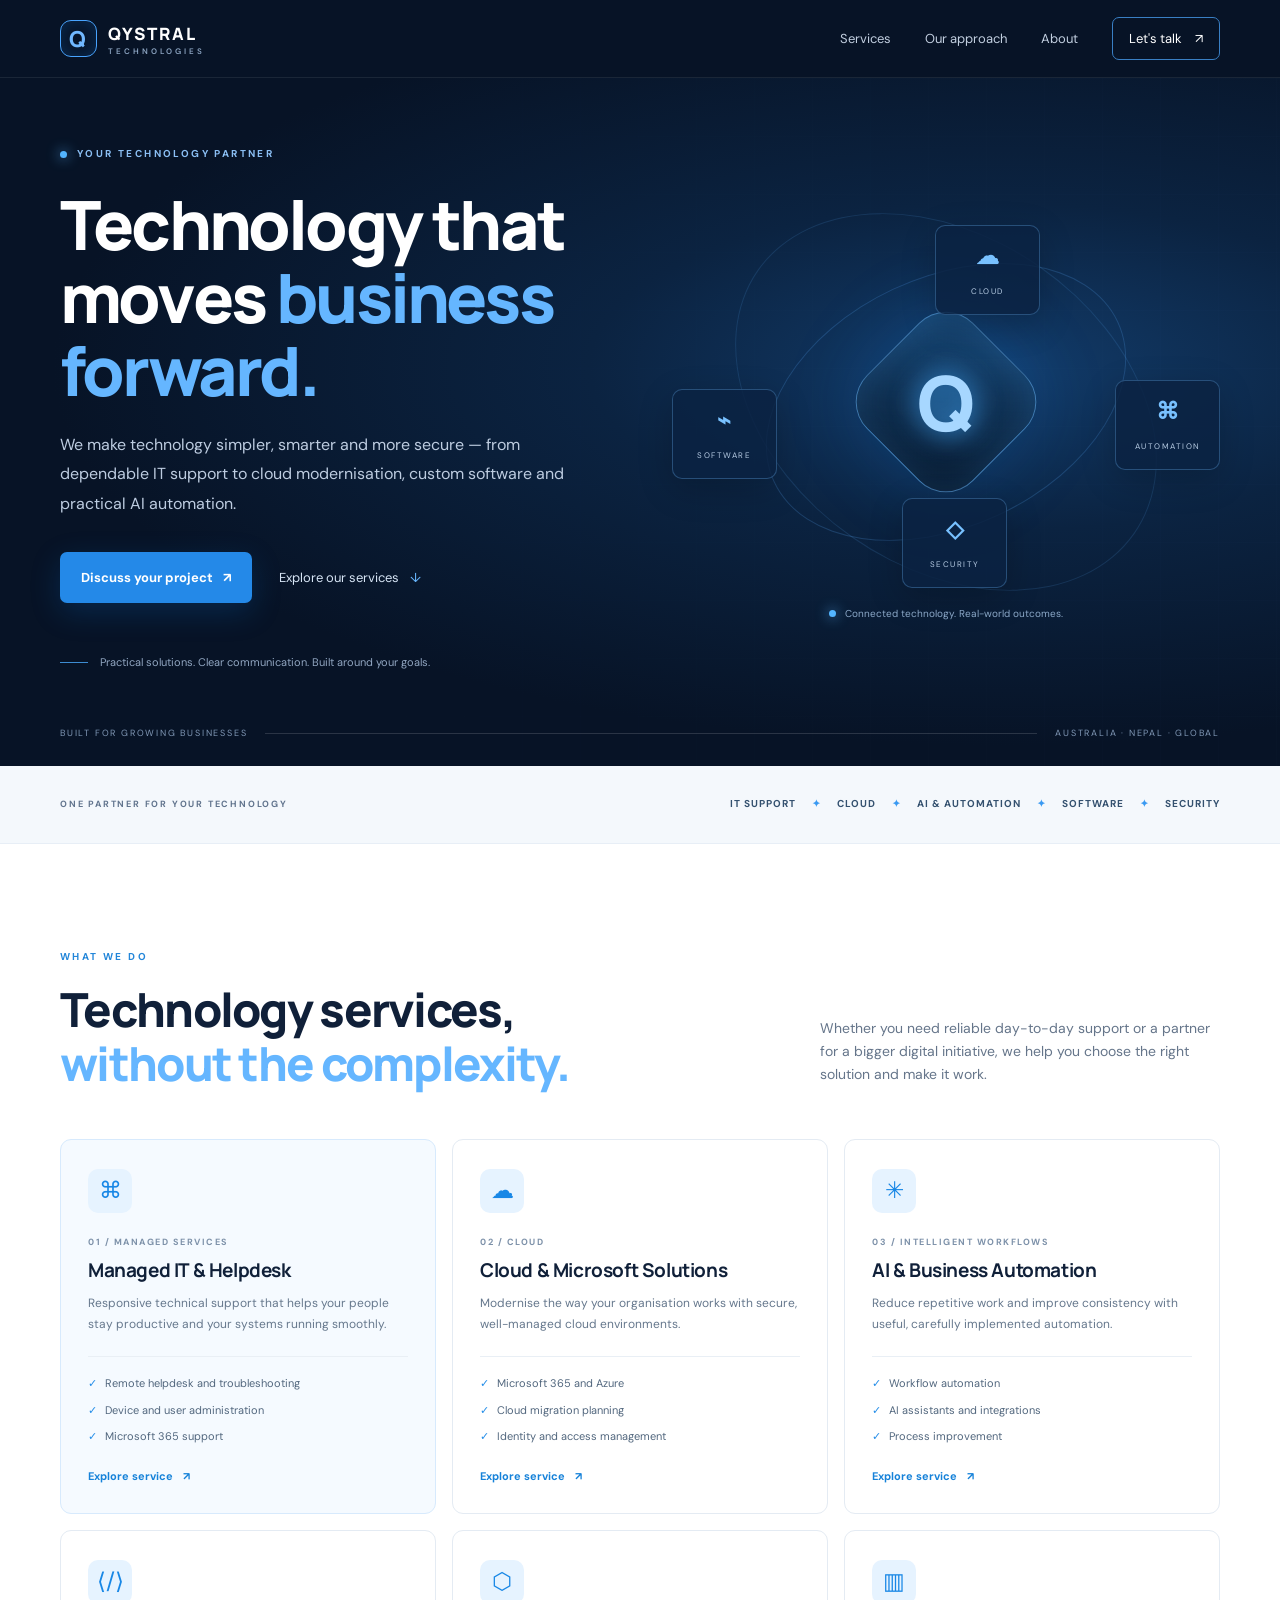
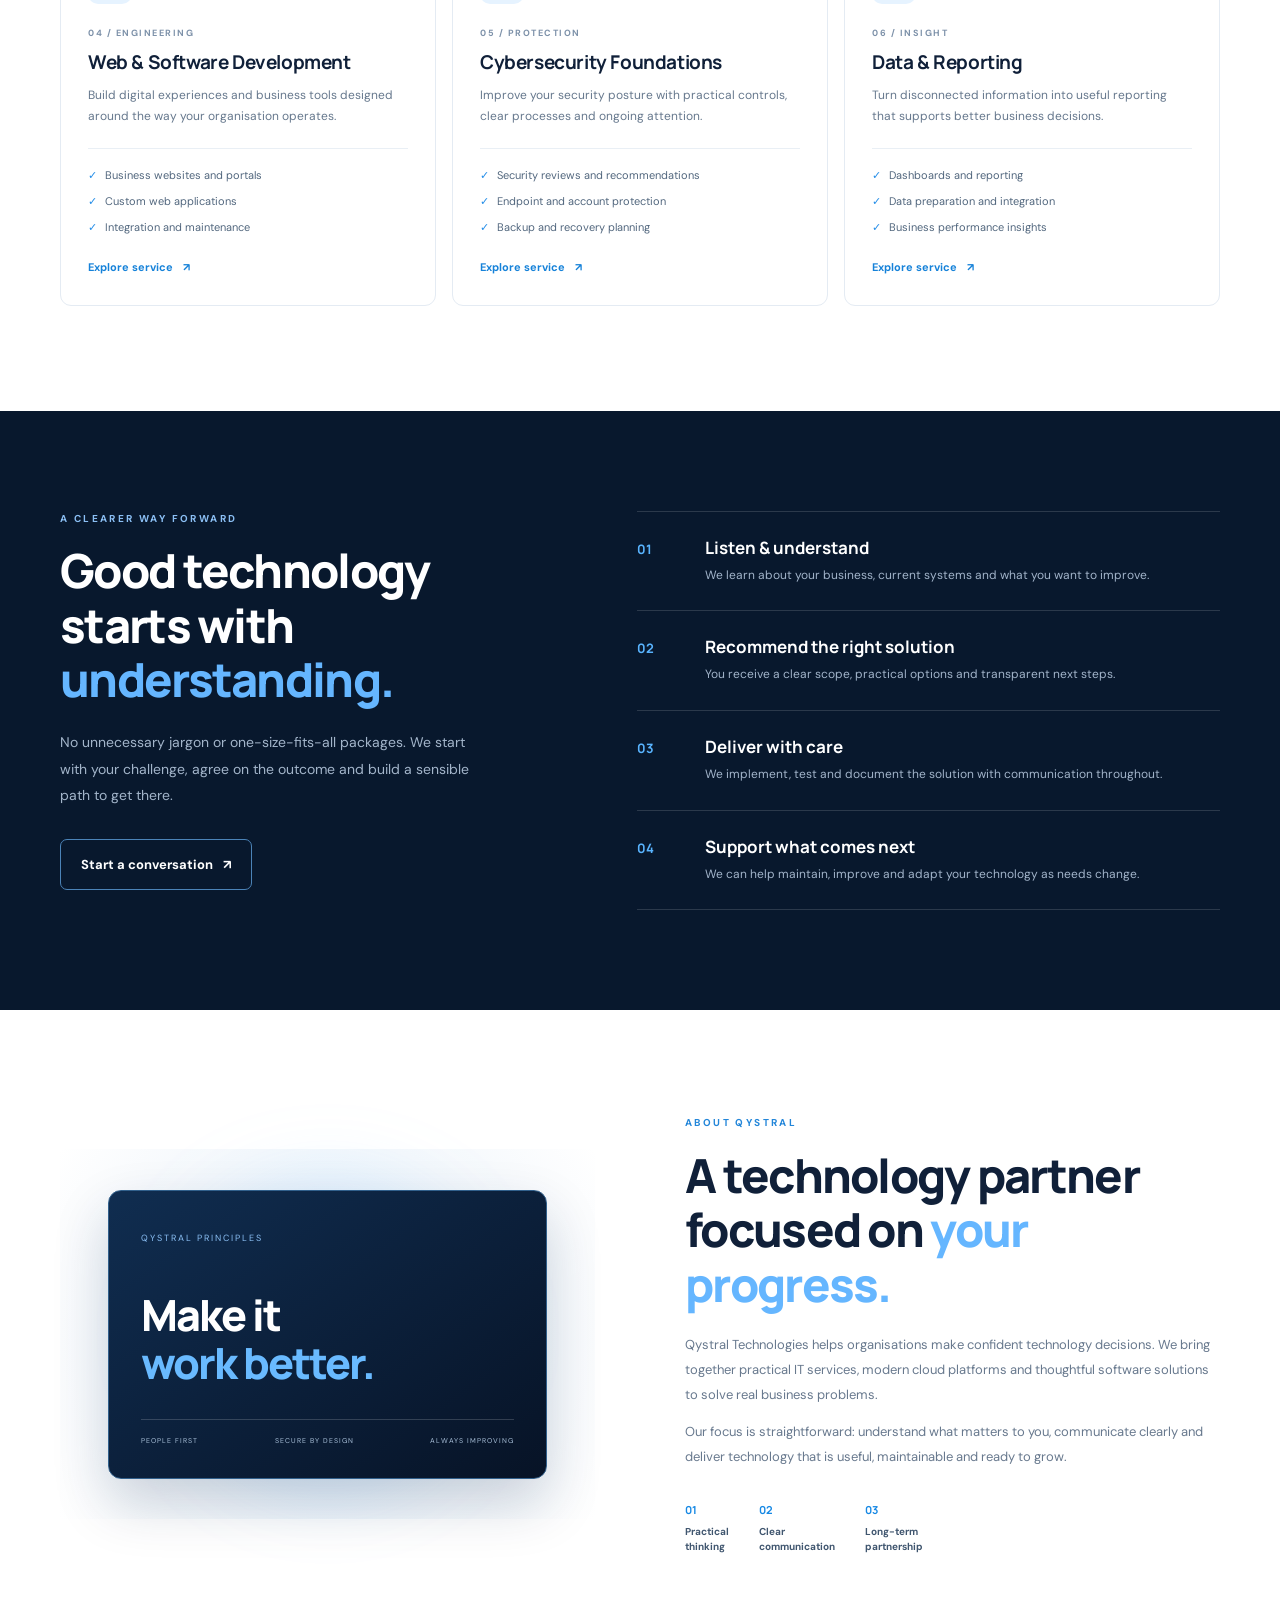
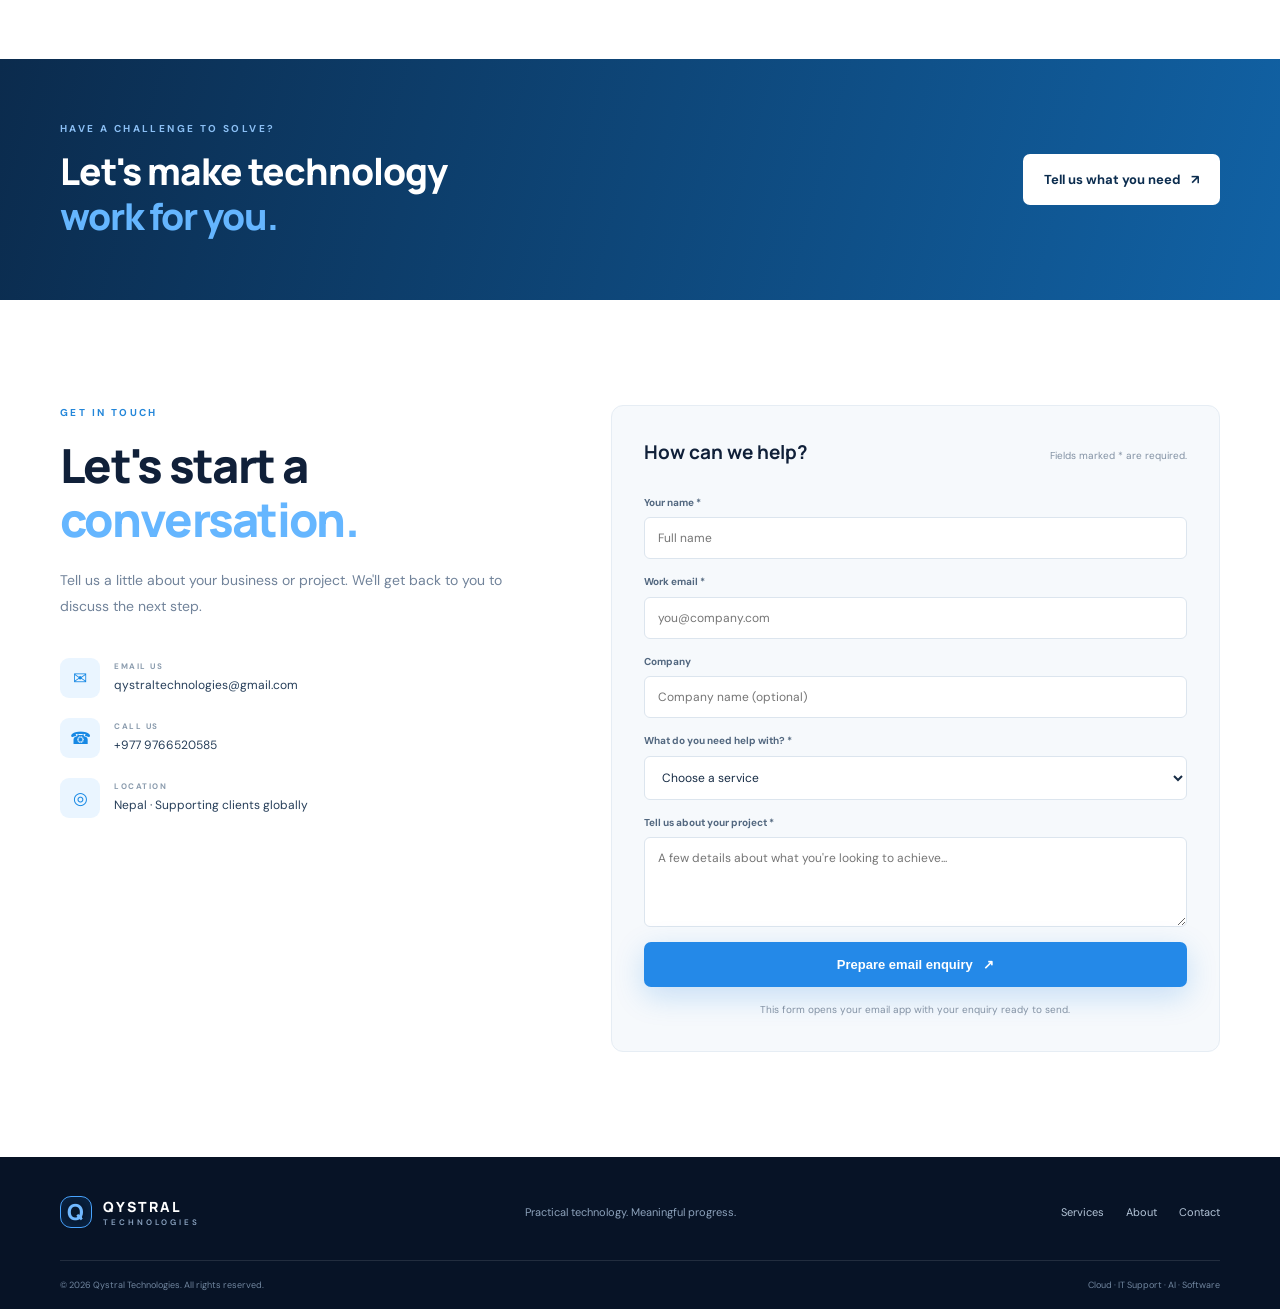
<file: index.html>
<!doctype html>
<html lang="en">
<head>
  <meta charset="utf-8">
  <meta name="viewport" content="width=device-width, initial-scale=1">
  <meta name="description" content="Qystral Technologies helps growing businesses with managed IT support, Microsoft cloud services, AI automation and custom software.">
  <meta name="theme-color" content="#071326">
  <title>Qystral Technologies | Technology that moves business forward</title>
  <link rel="preconnect" href="https://fonts.googleapis.com">
  <link rel="preconnect" href="https://fonts.gstatic.com" crossorigin>
  <link href="https://fonts.googleapis.com/css2?family=DM+Sans:wght@400;500;600;700&family=Manrope:wght@400;500;600;700;800&display=swap" rel="stylesheet">
  <link rel="stylesheet" href="styles.css">
</head>
<body>
<header class="site-header">
  <div class="container nav-wrap">
    <a class="brand" href="#home" aria-label="Qystral Technologies home">
      <span class="brand-mark">Q</span><span>QYSTRAL<span class="brand-sub">TECHNOLOGIES</span></span>
    </a>
    <button class="menu-toggle" aria-label="Open navigation" aria-expanded="false">☰</button>
    <nav class="nav-links" aria-label="Main navigation">
      <a href="#services">Services</a><a href="our-approach.html">Our approach</a><a href="about.html">About</a><a href="contact.html" class="nav-cta">Let's talk <span>↗</span></a>
    </nav>
  </div>
</header>

<main>
<section class="hero" id="home">
  <div class="hero-grid"></div>
  <div class="container hero-inner">
    <div class="hero-copy">
      <div class="eyebrow"><span class="pulse"></span> YOUR TECHNOLOGY PARTNER</div>
      <h1>Technology that moves <span>business forward.</span></h1>
      <p class="hero-lead">We make technology simpler, smarter and more secure — from dependable IT support to cloud modernisation, custom software and practical AI automation.</p>
      <div class="hero-actions"><a class="button button-primary" href="#contact">Discuss your project <span>↗</span></a><a class="text-link" href="#services">Explore our services <span>↓</span></a></div>
      <div class="hero-note"><span class="note-line"></span> Practical solutions. Clear communication. Built around your goals.</div>
    </div>
    <div class="hero-art" aria-label="Abstract digital network illustration">
      <div class="orbit orbit-one"></div><div class="orbit orbit-two"></div>
      <div class="core"><div class="core-inner">Q</div></div>
      <div class="node node-a"><b>☁</b><small>CLOUD</small></div>
      <div class="node node-b"><b>⌘</b><small>AUTOMATION</small></div>
      <div class="node node-c"><b>◇</b><small>SECURITY</small></div>
      <div class="node node-d"><b>⌁</b><small>SOFTWARE</small></div>
      <div class="art-caption"><span class="caption-dot"></span> Connected technology. Real-world outcomes.</div>
    </div>
  </div>
  <div class="container hero-bottom"><span>BUILT FOR GROWING BUSINESSES</span><span class="hero-bottom-line"></span><span>AUSTRALIA · NEPAL · GLOBAL</span></div>
</section>

<section class="trust-strip">
  <div class="container strip-inner"><span>ONE PARTNER FOR YOUR TECHNOLOGY</span><div>IT SUPPORT <i>✦</i> CLOUD <i>✦</i> AI & AUTOMATION <i>✦</i> SOFTWARE <i>✦</i> SECURITY</div></div>
</section>

<section class="section" id="services">
  <div class="container">
    <div class="section-heading">
      <div><div class="eyebrow blue-eyebrow">WHAT WE DO</div><h2>Technology services,<br><span>without the complexity.</span></h2></div>
      <p>Whether you need reliable day-to-day support or a partner for a bigger digital initiative, we help you choose the right solution and make it work.</p>
    </div>
    <div class="service-grid">
      <article class="service-card featured"><div class="service-icon">⌘</div><div class="card-kicker">01 / MANAGED SERVICES</div><h3><a href="managed-it-support.html">Managed IT & Helpdesk</a></h3><p>Responsive technical support that helps your people stay productive and your systems running smoothly.</p><ul><li>Remote helpdesk and troubleshooting</li><li>Device and user administration</li><li>Microsoft 365 support</li></ul><a href="managed-it-support.html" class="card-link">Explore service <span>↗</span></a></article>
      <article class="service-card"><div class="service-icon">☁</div><div class="card-kicker">02 / CLOUD</div><h3><a href="cloud-microsoft-solutions.html">Cloud & Microsoft Solutions</a></h3><p>Modernise the way your organisation works with secure, well-managed cloud environments.</p><ul><li>Microsoft 365 and Azure</li><li>Cloud migration planning</li><li>Identity and access management</li></ul><a href="cloud-microsoft-solutions.html" class="card-link">Explore service <span>↗</span></a></article>
      <article class="service-card"><div class="service-icon">✳</div><div class="card-kicker">03 / INTELLIGENT WORKFLOWS</div><h3><a href="ai-business-automation.html">AI & Business Automation</a></h3><p>Reduce repetitive work and improve consistency with useful, carefully implemented automation.</p><ul><li>Workflow automation</li><li>AI assistants and integrations</li><li>Process improvement</li></ul><a href="ai-business-automation.html" class="card-link">Explore service <span>↗</span></a></article>
      <article class="service-card"><div class="service-icon">⟨/⟩</div><div class="card-kicker">04 / ENGINEERING</div><h3><a href="web-software-development.html">Web & Software Development</a></h3><p>Build digital experiences and business tools designed around the way your organisation operates.</p><ul><li>Business websites and portals</li><li>Custom web applications</li><li>Integration and maintenance</li></ul><a href="web-software-development.html" class="card-link">Explore service <span>↗</span></a></article>
      <article class="service-card"><div class="service-icon">⬡</div><div class="card-kicker">05 / PROTECTION</div><h3><a href="cybersecurity.html">Cybersecurity Foundations</a></h3><p>Improve your security posture with practical controls, clear processes and ongoing attention.</p><ul><li>Security reviews and recommendations</li><li>Endpoint and account protection</li><li>Backup and recovery planning</li></ul><a href="cybersecurity.html" class="card-link">Explore service <span>↗</span></a></article>
      <article class="service-card"><div class="service-icon">▥</div><div class="card-kicker">06 / INSIGHT</div><h3><a href="data-reporting.html">Data & Reporting</a></h3><p>Turn disconnected information into useful reporting that supports better business decisions.</p><ul><li>Dashboards and reporting</li><li>Data preparation and integration</li><li>Business performance insights</li></ul><a href="data-reporting.html" class="card-link">Explore service <span>↗</span></a></article>
    </div>
  </div>
</section>

<section class="approach-section" id="approach">
  <div class="container approach-layout">
    <div><div class="eyebrow">A CLEARER WAY FORWARD</div><h2>Good technology starts with <span>understanding.</span></h2><p class="muted">No unnecessary jargon or one-size-fits-all packages. We start with your challenge, agree on the outcome and build a sensible path to get there.</p><a class="button button-outline" href="#contact">Start a conversation <span>↗</span></a></div>
    <div class="steps">
      <div class="step"><span>01</span><div><h3>Listen & understand</h3><p>We learn about your business, current systems and what you want to improve.</p></div></div>
      <div class="step"><span>02</span><div><h3>Recommend the right solution</h3><p>You receive a clear scope, practical options and transparent next steps.</p></div></div>
      <div class="step"><span>03</span><div><h3>Deliver with care</h3><p>We implement, test and document the solution with communication throughout.</p></div></div>
      <div class="step"><span>04</span><div><h3>Support what comes next</h3><p>We can help maintain, improve and adapt your technology as needs change.</p></div></div>
    </div>
  </div>
</section>

<section class="about-section section" id="about">
  <div class="container about-layout">
    <div class="about-visual"><div class="visual-glow"></div><div class="visual-panel"><span class="visual-label">QYSTRAL PRINCIPLES</span><div class="visual-big">Make it<br><em>work better.</em></div><div class="visual-rule"></div><div class="visual-foot"><span>PEOPLE FIRST</span><span>SECURE BY DESIGN</span><span>ALWAYS IMPROVING</span></div></div></div>
    <div class="about-copy"><div class="eyebrow blue-eyebrow">ABOUT QYSTRAL</div><h2>A technology partner focused on <span>your progress.</span></h2><p>Qystral Technologies helps organisations make confident technology decisions. We bring together practical IT services, modern cloud platforms and thoughtful software solutions to solve real business problems.</p><p>Our focus is straightforward: understand what matters to you, communicate clearly and deliver technology that is useful, maintainable and ready to grow.</p><div class="values"><div><b>01</b><span>Practical<br>thinking</span></div><div><b>02</b><span>Clear<br>communication</span></div><div><b>03</b><span>Long-term<br>partnership</span></div></div></div>
  </div>
</section>

<section class="cta-band"><div class="container cta-inner"><div><div class="eyebrow">HAVE A CHALLENGE TO SOLVE?</div><h2>Let's make technology<br><span>work for you.</span></h2></div><a class="button button-light" href="#contact">Tell us what you need <span>↗</span></a></div></section>

<section class="contact-section section" id="contact">
  <div class="container contact-layout">
    <div><div class="eyebrow blue-eyebrow">GET IN TOUCH</div><h2>Let's start a <span>conversation.</span></h2><p class="muted">Tell us a little about your business or project. We'll get back to you to discuss the next step.</p>
      <div class="contact-details"><a href="mailto:qystraltechnologies@gmail.com"><span class="detail-icon">✉</span><span><small>EMAIL US</small>qystraltechnologies@gmail.com</span></a><a href="tel:+9779766520585"><span class="detail-icon">☎</span><span><small>CALL US</small>+977 9766520585</span></a><div><span class="detail-icon">◎</span><span><small>LOCATION</small>Nepal · Supporting clients globally</span></div></div>
    </div>
    <form class="contact-form" id="contactForm">
      <div class="form-heading"><h3>How can we help?</h3><p>Fields marked * are required.</p></div>
      <label>Your name *<input name="name" autocomplete="name" required placeholder="Full name"></label>
      <label>Work email *<input name="email" type="email" autocomplete="email" required placeholder="you@company.com"></label>
      <label>Company<input name="company" autocomplete="organization" placeholder="Company name (optional)"></label>
      <label>What do you need help with? *<select name="service" required><option value="">Choose a service</option><option>Managed IT & Helpdesk</option><option>Cloud & Microsoft Solutions</option><option>AI & Business Automation</option><option>Web & Software Development</option><option>Cybersecurity</option><option>Data & Reporting</option><option>Something else</option></select></label>
      <label>Tell us about your project *<textarea name="message" rows="4" required placeholder="A few details about what you're looking to achieve..."></textarea></label>
      <button class="button button-primary submit-button" type="submit">Prepare email enquiry <span>↗</span></button>
      <p class="form-note">This form opens your email app with your enquiry ready to send.</p>
    </form>
  </div>
</section>
</main>

<footer class="site-footer"><div class="container footer-main"><a class="brand footer-brand" href="#home"><span class="brand-mark">Q</span><span>QYSTRAL<span class="brand-sub">TECHNOLOGIES</span></span></a><p>Practical technology. Meaningful progress.</p><div class="footer-links"><a href="#services">Services</a><a href="about.html">About</a><a href="contact.html">Contact</a></div></div><div class="container footer-bottom"><span>© <span id="year"></span> Qystral Technologies. All rights reserved.</span><span>Cloud · IT Support · AI · Software</span></div></footer>
<script src="script.js"></script>
</body>
</html>
</file>
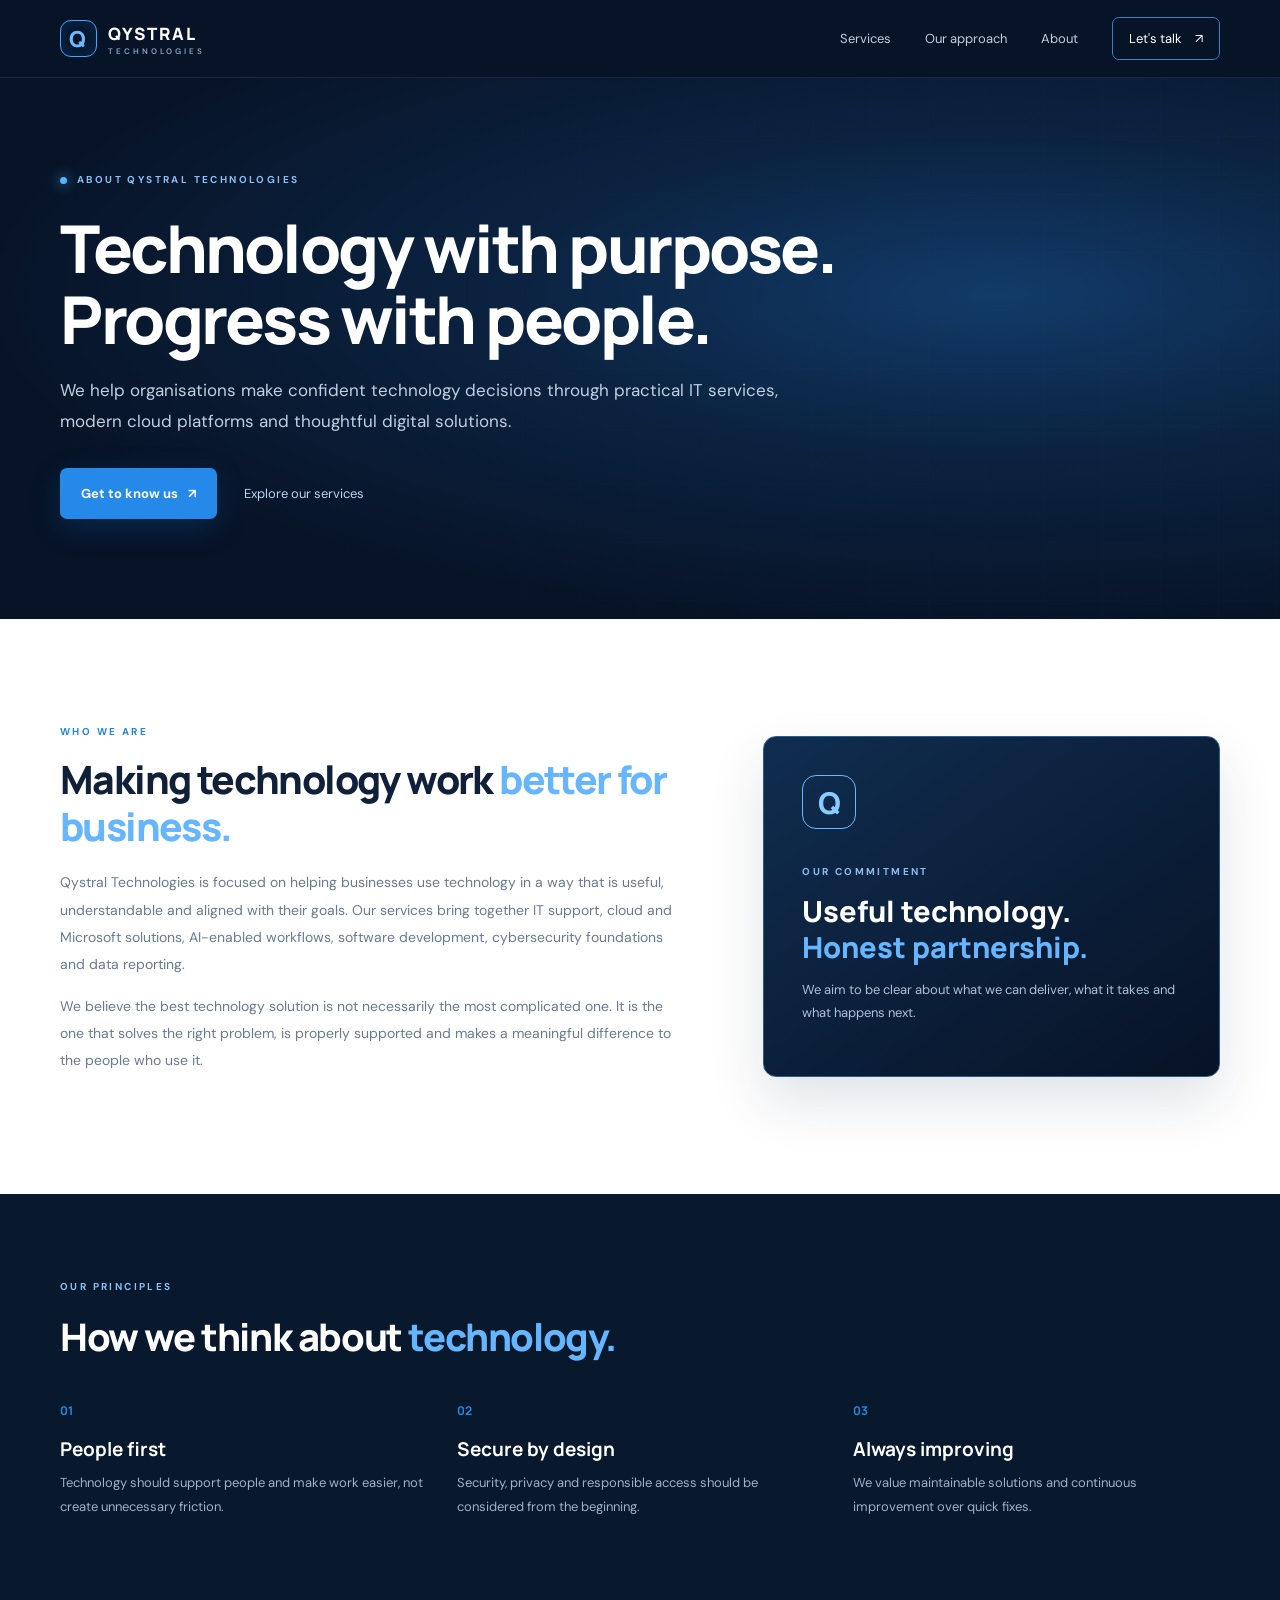
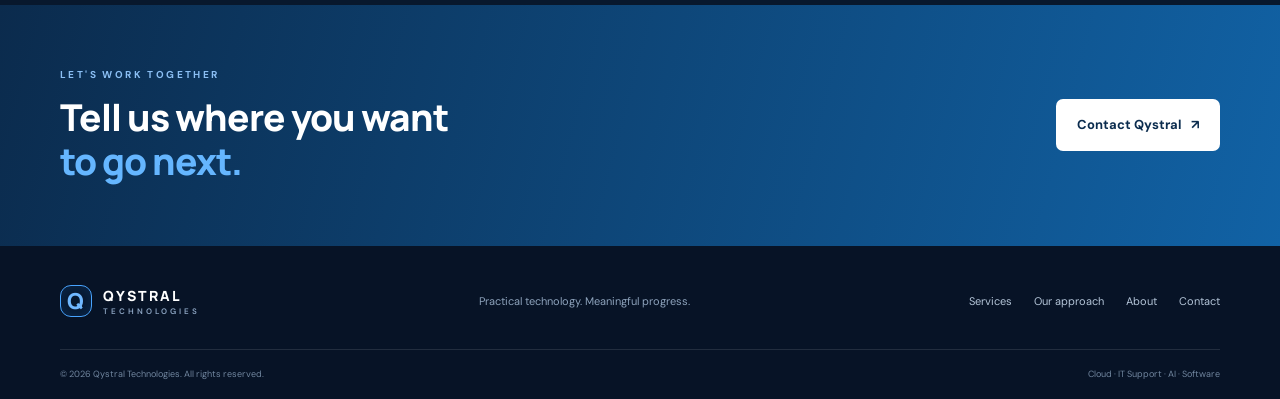
<file: about.html>
<!doctype html><html lang="en"><head><meta charset="utf-8"><meta name="viewport" content="width=device-width, initial-scale=1">
<meta name="description" content="Learn about Qystral Technologies and our practical approach to IT, cloud, AI and software."><meta name="theme-color" content="#071326"><title>About Qystral | Qystral Technologies</title>
<link rel="preconnect" href="https://fonts.googleapis.com"><link rel="preconnect" href="https://fonts.gstatic.com" crossorigin>
<link href="https://fonts.googleapis.com/css2?family=DM+Sans:wght@400;500;600;700&family=Manrope:wght@400;500;600;700;800&display=swap" rel="stylesheet">
<link rel="stylesheet" href="styles.css"><link rel="stylesheet" href="service-pages.css"><link rel="stylesheet" href="standalone-pages.css"></head><body><header class="site-header"><div class="container nav-wrap">
<a class="brand" href="index.html"><span class="brand-mark">Q</span><span>QYSTRAL<span class="brand-sub">TECHNOLOGIES</span></span></a>
<button class="menu-toggle" aria-label="Open navigation" aria-expanded="false">☰</button>
<nav class="nav-links" aria-label="Main navigation"><a href="index.html#services">Services</a><a href="our-approach.html">Our approach</a><a href="about.html">About</a><a href="contact.html" class="nav-cta">Let's talk <span>↗</span></a></nav>
</div></header>
<main><section class="service-hero"><div class="container service-hero-inner"><div class="eyebrow"><span class="pulse"></span> ABOUT QYSTRAL TECHNOLOGIES</div><h1>Technology with purpose. Progress with people.</h1><p>We help organisations make confident technology decisions through practical IT services, modern cloud platforms and thoughtful digital solutions.</p><div class="hero-actions"><a class="button button-primary" href="contact.html">Get to know us <span>↗</span></a><a class="text-link" href="index.html#services">Explore our services</a></div></div></section>
<section class="section"><div class="container about-page-layout"><div><div class="eyebrow blue-eyebrow">WHO WE ARE</div><h2>Making technology work <span>better for business.</span></h2><p>Qystral Technologies is focused on helping businesses use technology in a way that is useful, understandable and aligned with their goals. Our services bring together IT support, cloud and Microsoft solutions, AI-enabled workflows, software development, cybersecurity foundations and data reporting.</p><p>We believe the best technology solution is not necessarily the most complicated one. It is the one that solves the right problem, is properly supported and makes a meaningful difference to the people who use it.</p></div><div class="about-promise"><div class="promise-mark">Q</div><div class="eyebrow">OUR COMMITMENT</div><h3>Useful technology.<br><span>Honest partnership.</span></h3><p>We aim to be clear about what we can deliver, what it takes and what happens next.</p></div></div></section>
<section class="about-principles"><div class="container"><div class="eyebrow">OUR PRINCIPLES</div><h2>How we think about <span>technology.</span></h2><div class="value-grid"><div><b>01</b><h3>People first</h3><p>Technology should support people and make work easier, not create unnecessary friction.</p></div><div><b>02</b><h3>Secure by design</h3><p>Security, privacy and responsible access should be considered from the beginning.</p></div><div><b>03</b><h3>Always improving</h3><p>We value maintainable solutions and continuous improvement over quick fixes.</p></div></div></div></section>
<section class="cta-band"><div class="container cta-inner"><div><div class="eyebrow">LET'S WORK TOGETHER</div><h2>Tell us where you want<br><span>to go next.</span></h2></div><a class="button button-light" href="contact.html">Contact Qystral <span>↗</span></a></div></section></main><footer class="site-footer"><div class="container footer-main"><a class="brand footer-brand" href="index.html"><span class="brand-mark">Q</span><span>QYSTRAL<span class="brand-sub">TECHNOLOGIES</span></span></a><p>Practical technology. Meaningful progress.</p><div class="footer-links"><a href="index.html#services">Services</a><a href="our-approach.html">Our approach</a><a href="about.html">About</a><a href="contact.html">Contact</a></div></div><div class="container footer-bottom"><span>© <span id="year"></span> Qystral Technologies. All rights reserved.</span><span>Cloud · IT Support · AI · Software</span></div></footer><script src="script.js"></script></body></html>
</file>
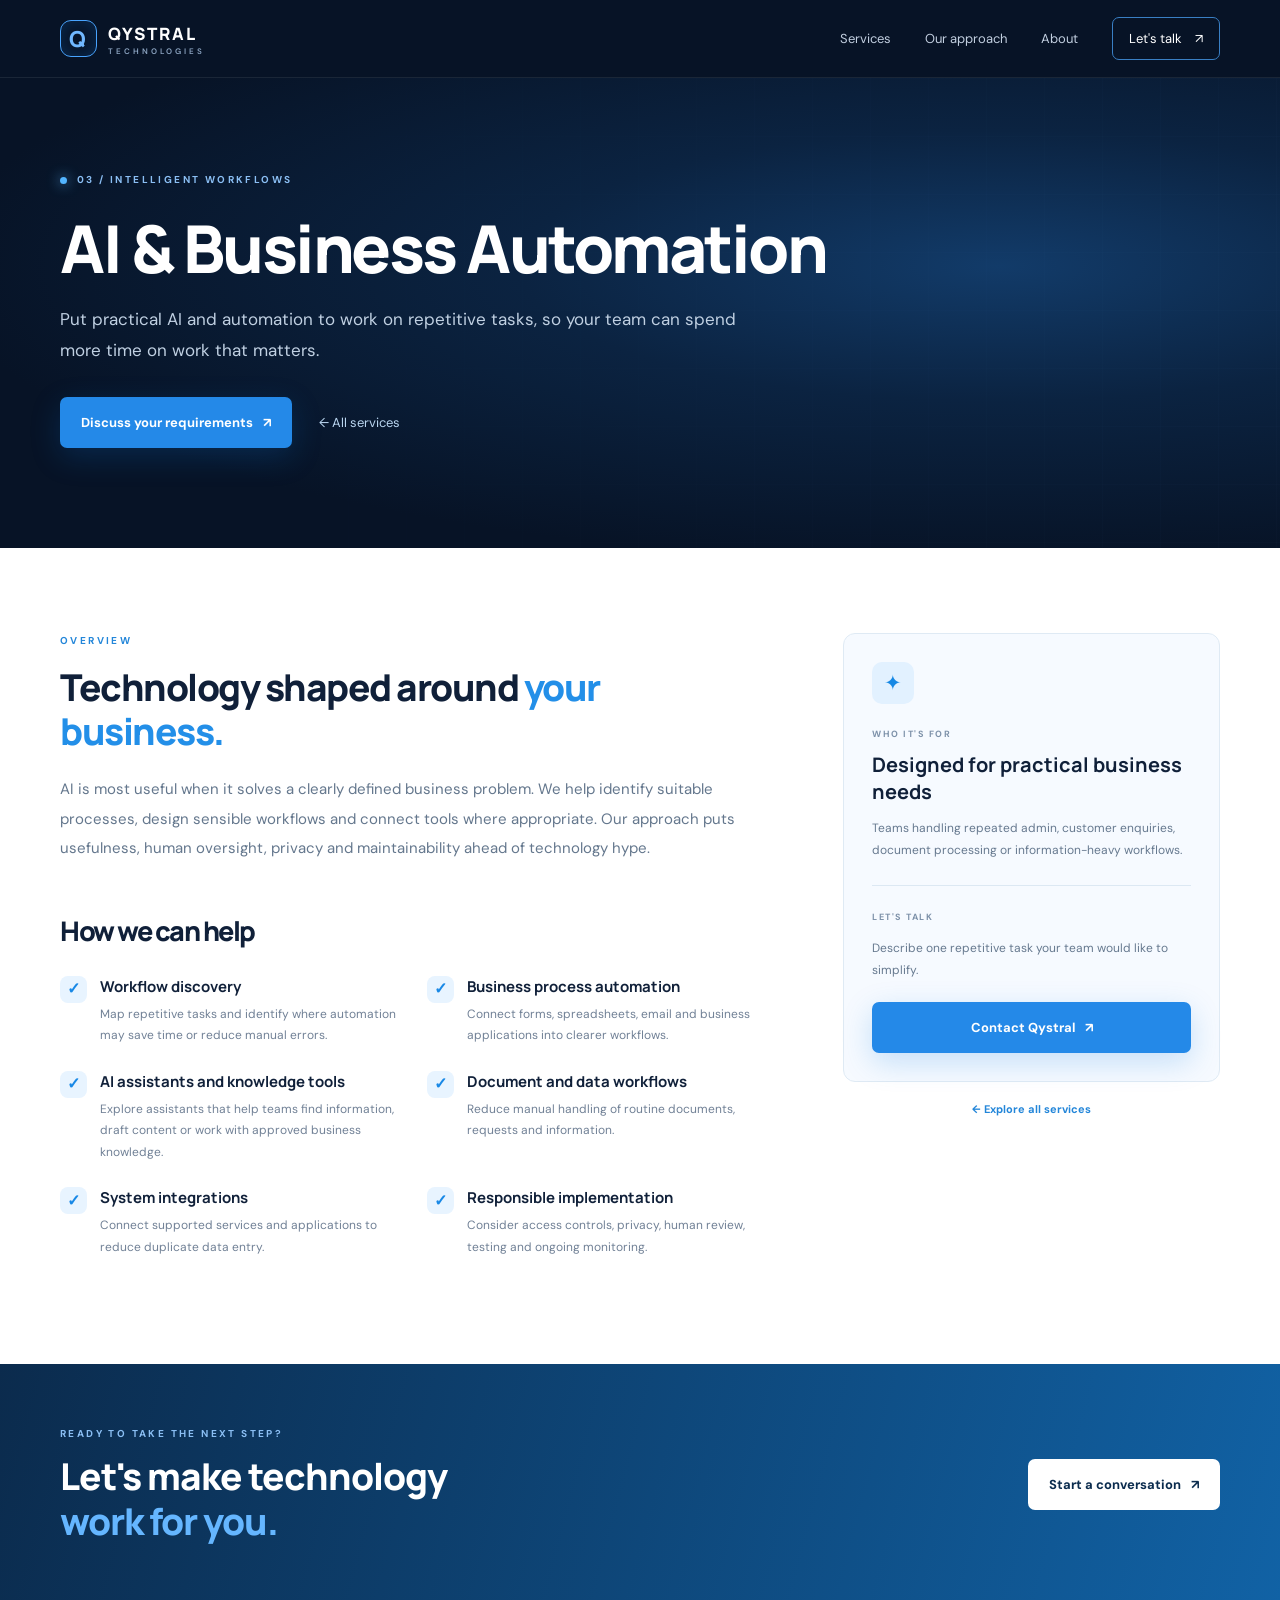
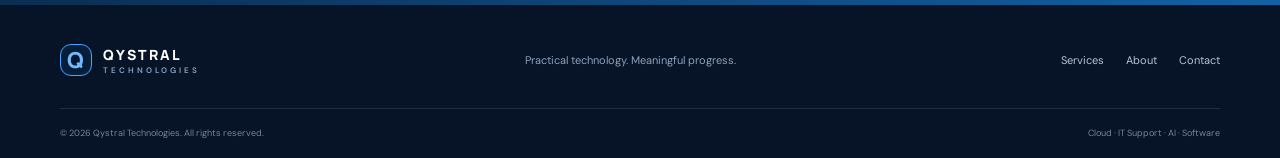
<file: ai-business-automation.html>
<!doctype html>
<html lang="en"><head>
<meta charset="utf-8"><meta name="viewport" content="width=device-width, initial-scale=1">
<meta name="description" content="AI & Business Automation from Qystral Technologies. Put practical AI and automation to work on repetitive tasks, so your team can spend more time on work that matters.">
<meta name="theme-color" content="#071326">
<title>AI & Business Automation | Qystral Technologies</title>
<link rel="preconnect" href="https://fonts.googleapis.com"><link rel="preconnect" href="https://fonts.gstatic.com" crossorigin>
<link href="https://fonts.googleapis.com/css2?family=DM+Sans:wght@400;500;600;700&family=Manrope:wght@400;500;600;700;800&display=swap" rel="stylesheet">
<link rel="stylesheet" href="styles.css"><link rel="stylesheet" href="service-pages.css">
</head><body>
<header class="site-header"><div class="container nav-wrap">
<a class="brand" href="index.html"><span class="brand-mark">Q</span><span>QYSTRAL<span class="brand-sub">TECHNOLOGIES</span></span></a>
<button class="menu-toggle" aria-label="Open navigation" aria-expanded="false">☰</button>
<nav class="nav-links" aria-label="Main navigation"><a href="index.html#services">Services</a><a href="our-approach.html">Our approach</a><a href="about.html">About</a><a href="contact.html" class="nav-cta">Let's talk <span>↗</span></a></nav>
</div></header>
<main>
<section class="service-hero"><div class="container service-hero-inner">
<div class="eyebrow"><span class="pulse"></span> 03 / INTELLIGENT WORKFLOWS</div>
<h1>AI & Business Automation</h1><p>Put practical AI and automation to work on repetitive tasks, so your team can spend more time on work that matters.</p>
<div class="hero-actions"><a class="button button-primary" href="contact.html">Discuss your requirements <span>↗</span></a><a class="text-link" href="index.html#services">← All services</a></div>
</div></section>
<section class="section detail-section"><div class="container detail-layout">
<div class="detail-main"><div class="eyebrow blue-eyebrow">OVERVIEW</div><h2>Technology shaped around <span>your business.</span></h2><p class="detail-intro">AI is most useful when it solves a clearly defined business problem. We help identify suitable processes, design sensible workflows and connect tools where appropriate. Our approach puts usefulness, human oversight, privacy and maintainability ahead of technology hype.</p>
<h2 class="what-heading">How we can help</h2><div class="detail-list"><article class="detail-item"><span class="detail-check">✓</span><div><h3>Workflow discovery</h3><p>Map repetitive tasks and identify where automation may save time or reduce manual errors.</p></div></article><article class="detail-item"><span class="detail-check">✓</span><div><h3>Business process automation</h3><p>Connect forms, spreadsheets, email and business applications into clearer workflows.</p></div></article><article class="detail-item"><span class="detail-check">✓</span><div><h3>AI assistants and knowledge tools</h3><p>Explore assistants that help teams find information, draft content or work with approved business knowledge.</p></div></article><article class="detail-item"><span class="detail-check">✓</span><div><h3>Document and data workflows</h3><p>Reduce manual handling of routine documents, requests and information.</p></div></article><article class="detail-item"><span class="detail-check">✓</span><div><h3>System integrations</h3><p>Connect supported services and applications to reduce duplicate data entry.</p></div></article><article class="detail-item"><span class="detail-check">✓</span><div><h3>Responsible implementation</h3><p>Consider access controls, privacy, human review, testing and ongoing monitoring.</p></div></article></div>
</div>
<aside class="detail-aside"><div class="aside-card"><div class="aside-icon">✦</div><div class="card-kicker">WHO IT'S FOR</div><h3>Designed for practical business needs</h3><p>Teams handling repeated admin, customer enquiries, document processing or information-heavy workflows.</p><div class="aside-rule"></div><div class="card-kicker">LET'S TALK</div><p>Describe one repetitive task your team would like to simplify.</p><a class="button button-primary" href="contact.html">Contact Qystral <span>↗</span></a></div>
<div class="aside-back"><a href="index.html#services">← Explore all services</a></div></aside>
</div></section>
<section class="cta-band"><div class="container cta-inner"><div><div class="eyebrow">READY TO TAKE THE NEXT STEP?</div><h2>Let's make technology<br><span>work for you.</span></h2></div><a class="button button-light" href="contact.html">Start a conversation <span>↗</span></a></div></section>
</main>
<footer class="site-footer"><div class="container footer-main"><a class="brand footer-brand" href="index.html"><span class="brand-mark">Q</span><span>QYSTRAL<span class="brand-sub">TECHNOLOGIES</span></span></a><p>Practical technology. Meaningful progress.</p><div class="footer-links"><a href="index.html#services">Services</a><a href="about.html">About</a><a href="contact.html">Contact</a></div></div><div class="container footer-bottom"><span>© <span id="year"></span> Qystral Technologies. All rights reserved.</span><span>Cloud · IT Support · AI · Software</span></div></footer>
<script src="script.js"></script></body></html>
</file>
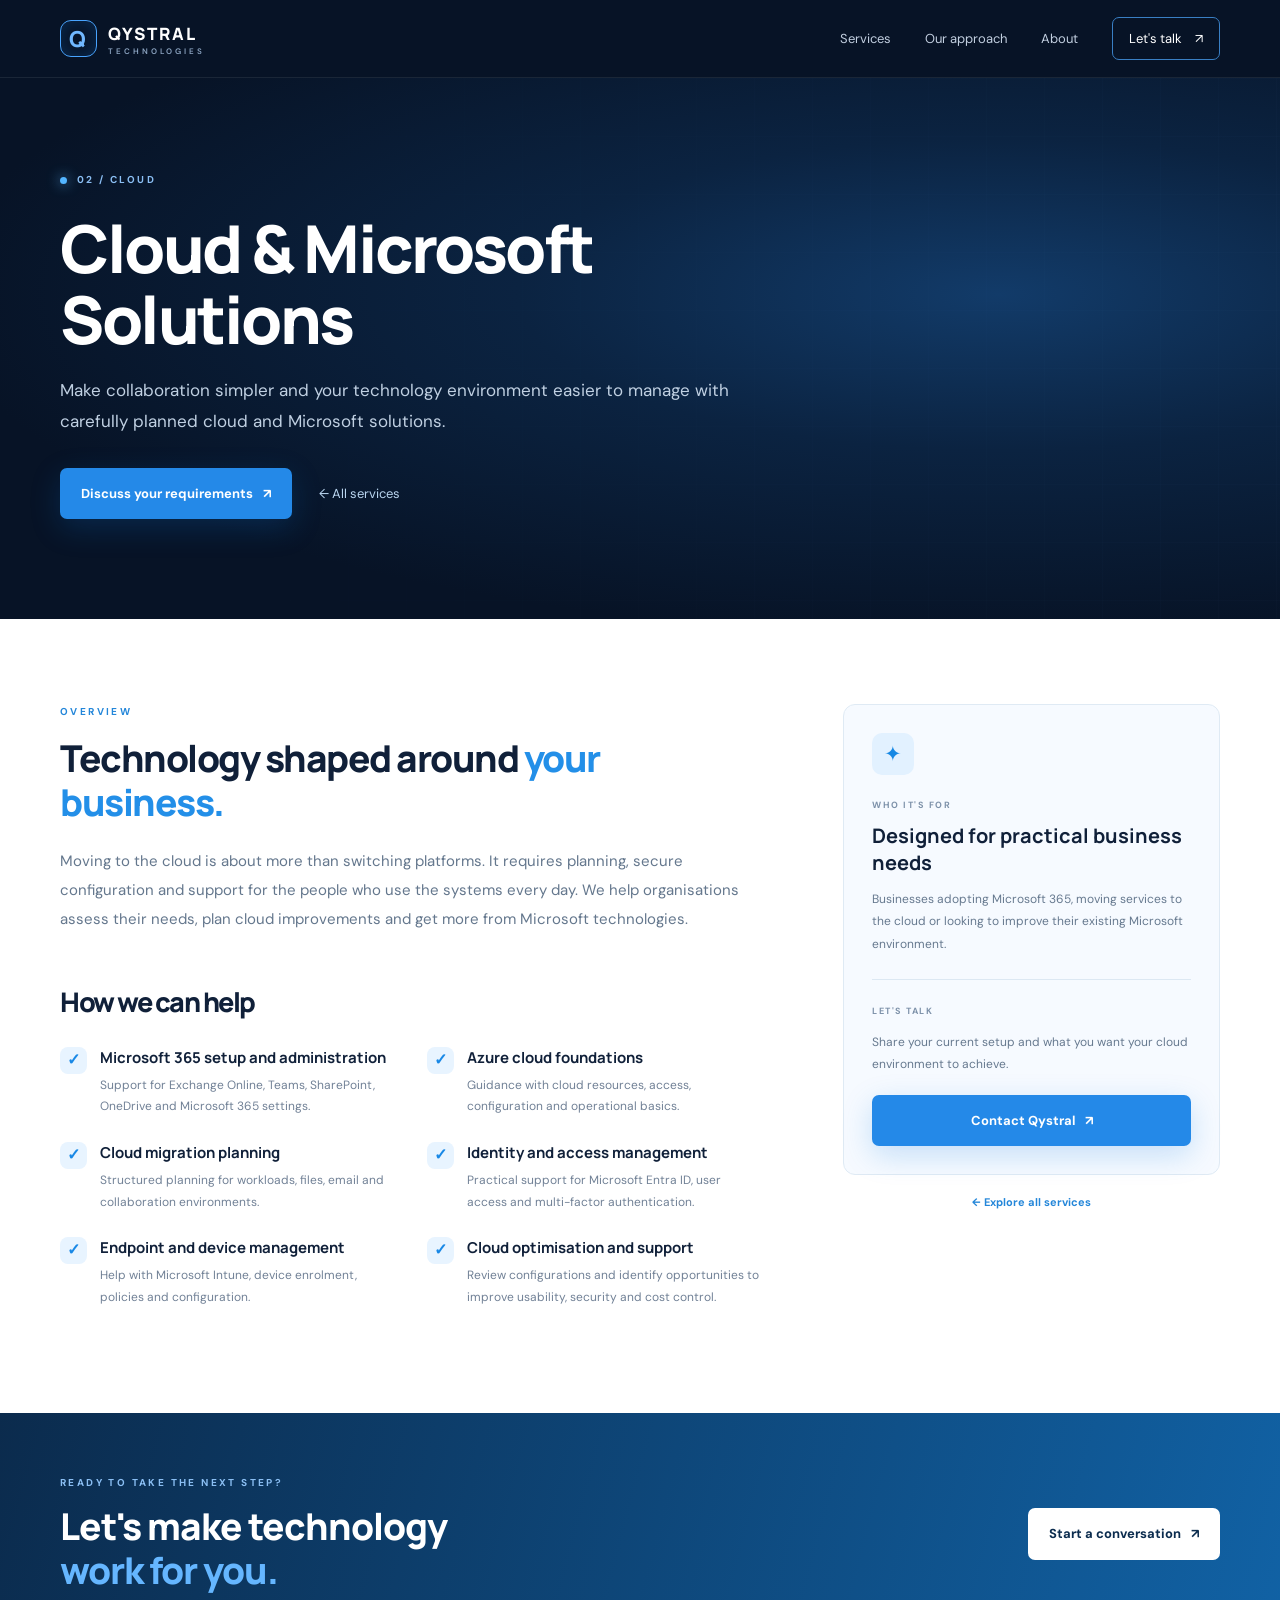
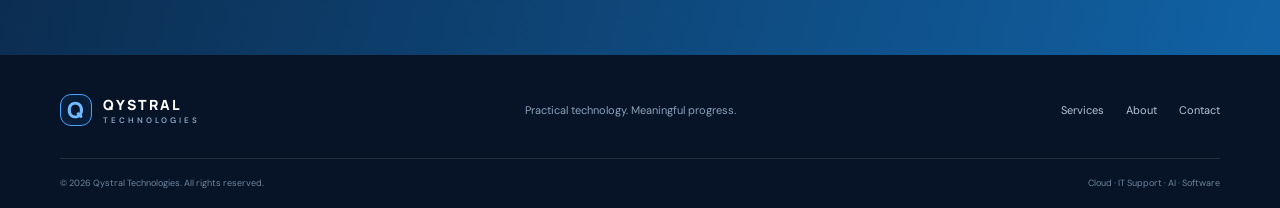
<file: cloud-microsoft-solutions.html>
<!doctype html>
<html lang="en"><head>
<meta charset="utf-8"><meta name="viewport" content="width=device-width, initial-scale=1">
<meta name="description" content="Cloud & Microsoft Solutions from Qystral Technologies. Make collaboration simpler and your technology environment easier to manage with carefully planned cloud and Microsoft solutions.">
<meta name="theme-color" content="#071326">
<title>Cloud & Microsoft Solutions | Qystral Technologies</title>
<link rel="preconnect" href="https://fonts.googleapis.com"><link rel="preconnect" href="https://fonts.gstatic.com" crossorigin>
<link href="https://fonts.googleapis.com/css2?family=DM+Sans:wght@400;500;600;700&family=Manrope:wght@400;500;600;700;800&display=swap" rel="stylesheet">
<link rel="stylesheet" href="styles.css"><link rel="stylesheet" href="service-pages.css">
</head><body>
<header class="site-header"><div class="container nav-wrap">
<a class="brand" href="index.html"><span class="brand-mark">Q</span><span>QYSTRAL<span class="brand-sub">TECHNOLOGIES</span></span></a>
<button class="menu-toggle" aria-label="Open navigation" aria-expanded="false">☰</button>
<nav class="nav-links" aria-label="Main navigation"><a href="index.html#services">Services</a><a href="our-approach.html">Our approach</a><a href="about.html">About</a><a href="contact.html" class="nav-cta">Let's talk <span>↗</span></a></nav>
</div></header>
<main>
<section class="service-hero"><div class="container service-hero-inner">
<div class="eyebrow"><span class="pulse"></span> 02 / CLOUD</div>
<h1>Cloud & Microsoft Solutions</h1><p>Make collaboration simpler and your technology environment easier to manage with carefully planned cloud and Microsoft solutions.</p>
<div class="hero-actions"><a class="button button-primary" href="contact.html">Discuss your requirements <span>↗</span></a><a class="text-link" href="index.html#services">← All services</a></div>
</div></section>
<section class="section detail-section"><div class="container detail-layout">
<div class="detail-main"><div class="eyebrow blue-eyebrow">OVERVIEW</div><h2>Technology shaped around <span>your business.</span></h2><p class="detail-intro">Moving to the cloud is about more than switching platforms. It requires planning, secure configuration and support for the people who use the systems every day. We help organisations assess their needs, plan cloud improvements and get more from Microsoft technologies.</p>
<h2 class="what-heading">How we can help</h2><div class="detail-list"><article class="detail-item"><span class="detail-check">✓</span><div><h3>Microsoft 365 setup and administration</h3><p>Support for Exchange Online, Teams, SharePoint, OneDrive and Microsoft 365 settings.</p></div></article><article class="detail-item"><span class="detail-check">✓</span><div><h3>Azure cloud foundations</h3><p>Guidance with cloud resources, access, configuration and operational basics.</p></div></article><article class="detail-item"><span class="detail-check">✓</span><div><h3>Cloud migration planning</h3><p>Structured planning for workloads, files, email and collaboration environments.</p></div></article><article class="detail-item"><span class="detail-check">✓</span><div><h3>Identity and access management</h3><p>Practical support for Microsoft Entra ID, user access and multi-factor authentication.</p></div></article><article class="detail-item"><span class="detail-check">✓</span><div><h3>Endpoint and device management</h3><p>Help with Microsoft Intune, device enrolment, policies and configuration.</p></div></article><article class="detail-item"><span class="detail-check">✓</span><div><h3>Cloud optimisation and support</h3><p>Review configurations and identify opportunities to improve usability, security and cost control.</p></div></article></div>
</div>
<aside class="detail-aside"><div class="aside-card"><div class="aside-icon">✦</div><div class="card-kicker">WHO IT'S FOR</div><h3>Designed for practical business needs</h3><p>Businesses adopting Microsoft 365, moving services to the cloud or looking to improve their existing Microsoft environment.</p><div class="aside-rule"></div><div class="card-kicker">LET'S TALK</div><p>Share your current setup and what you want your cloud environment to achieve.</p><a class="button button-primary" href="contact.html">Contact Qystral <span>↗</span></a></div>
<div class="aside-back"><a href="index.html#services">← Explore all services</a></div></aside>
</div></section>
<section class="cta-band"><div class="container cta-inner"><div><div class="eyebrow">READY TO TAKE THE NEXT STEP?</div><h2>Let's make technology<br><span>work for you.</span></h2></div><a class="button button-light" href="contact.html">Start a conversation <span>↗</span></a></div></section>
</main>
<footer class="site-footer"><div class="container footer-main"><a class="brand footer-brand" href="index.html"><span class="brand-mark">Q</span><span>QYSTRAL<span class="brand-sub">TECHNOLOGIES</span></span></a><p>Practical technology. Meaningful progress.</p><div class="footer-links"><a href="index.html#services">Services</a><a href="about.html">About</a><a href="contact.html">Contact</a></div></div><div class="container footer-bottom"><span>© <span id="year"></span> Qystral Technologies. All rights reserved.</span><span>Cloud · IT Support · AI · Software</span></div></footer>
<script src="script.js"></script></body></html>
</file>
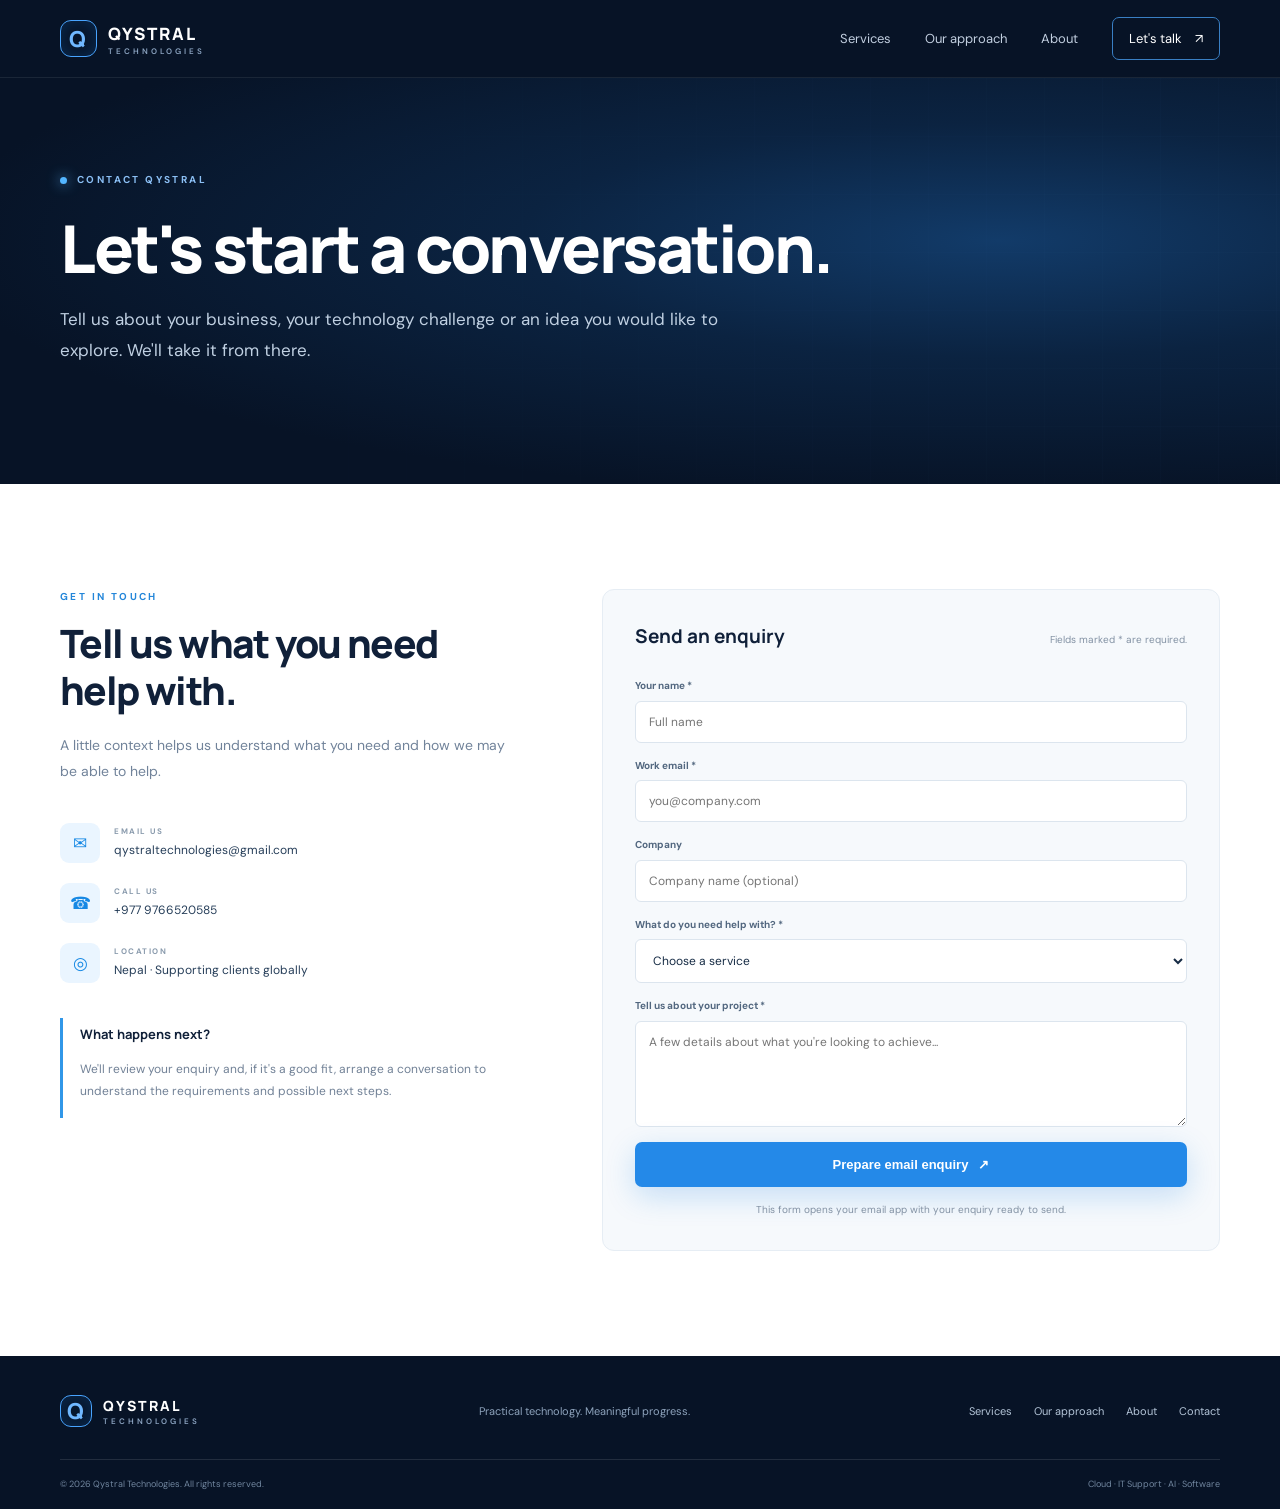
<file: contact.html>
<!doctype html><html lang="en"><head><meta charset="utf-8"><meta name="viewport" content="width=device-width, initial-scale=1">
<meta name="description" content="Contact Qystral Technologies to discuss managed IT, cloud, AI automation, software and cybersecurity services."><meta name="theme-color" content="#071326"><title>Let's Talk | Qystral Technologies</title>
<link rel="preconnect" href="https://fonts.googleapis.com"><link rel="preconnect" href="https://fonts.gstatic.com" crossorigin>
<link href="https://fonts.googleapis.com/css2?family=DM+Sans:wght@400;500;600;700&family=Manrope:wght@400;500;600;700;800&display=swap" rel="stylesheet">
<link rel="stylesheet" href="styles.css"><link rel="stylesheet" href="service-pages.css"><link rel="stylesheet" href="standalone-pages.css"></head><body><header class="site-header"><div class="container nav-wrap">
<a class="brand" href="index.html"><span class="brand-mark">Q</span><span>QYSTRAL<span class="brand-sub">TECHNOLOGIES</span></span></a>
<button class="menu-toggle" aria-label="Open navigation" aria-expanded="false">☰</button>
<nav class="nav-links" aria-label="Main navigation"><a href="index.html#services">Services</a><a href="our-approach.html">Our approach</a><a href="about.html">About</a><a href="contact.html" class="nav-cta">Let's talk <span>↗</span></a></nav>
</div></header>
<main><section class="service-hero"><div class="container service-hero-inner"><div class="eyebrow"><span class="pulse"></span> CONTACT QYSTRAL</div><h1>Let's start a conversation.</h1><p>Tell us about your business, your technology challenge or an idea you would like to explore. We'll take it from there.</p></div></section>
<section class="section"><div class="container contact-page-layout"><div><div class="eyebrow blue-eyebrow">GET IN TOUCH</div><h2>Tell us what you <span>need help with.</span></h2><p class="muted">A little context helps us understand what you need and how we may be able to help.</p>
<div class="contact-details"><a href="mailto:qystraltechnologies@gmail.com"><span class="detail-icon">✉</span><span><small>EMAIL US</small>qystraltechnologies@gmail.com</span></a><a href="tel:+9779766520585"><span class="detail-icon">☎</span><span><small>CALL US</small>+977 9766520585</span></a><div><span class="detail-icon">◎</span><span><small>LOCATION</small>Nepal · Supporting clients globally</span></div></div>
<div class="contact-assurance"><b>What happens next?</b><p>We'll review your enquiry and, if it's a good fit, arrange a conversation to understand the requirements and possible next steps.</p></div></div>
<form class="contact-form" id="contactForm"><div class="form-heading"><h3>Send an enquiry</h3><p>Fields marked * are required.</p></div>
<label>Your name *<input name="name" autocomplete="name" required placeholder="Full name"></label><label>Work email *<input name="email" type="email" autocomplete="email" required placeholder="you@company.com"></label>
<label>Company<input name="company" autocomplete="organization" placeholder="Company name (optional)"></label>
<label>What do you need help with? *<select name="service" required><option value="">Choose a service</option><option>Managed IT & Helpdesk</option><option>Cloud & Microsoft Solutions</option><option>AI & Business Automation</option><option>Web & Software Development</option><option>Cybersecurity</option><option>Data & Reporting</option><option>Something else</option></select></label>
<label>Tell us about your project *<textarea name="message" rows="5" required placeholder="A few details about what you're looking to achieve..."></textarea></label>
<button class="button button-primary submit-button" type="submit">Prepare email enquiry <span>↗</span></button><p class="form-note">This form opens your email app with your enquiry ready to send.</p></form></div></section></main><footer class="site-footer"><div class="container footer-main"><a class="brand footer-brand" href="index.html"><span class="brand-mark">Q</span><span>QYSTRAL<span class="brand-sub">TECHNOLOGIES</span></span></a><p>Practical technology. Meaningful progress.</p><div class="footer-links"><a href="index.html#services">Services</a><a href="our-approach.html">Our approach</a><a href="about.html">About</a><a href="contact.html">Contact</a></div></div><div class="container footer-bottom"><span>© <span id="year"></span> Qystral Technologies. All rights reserved.</span><span>Cloud · IT Support · AI · Software</span></div></footer><script src="script.js"></script></body></html>
</file>
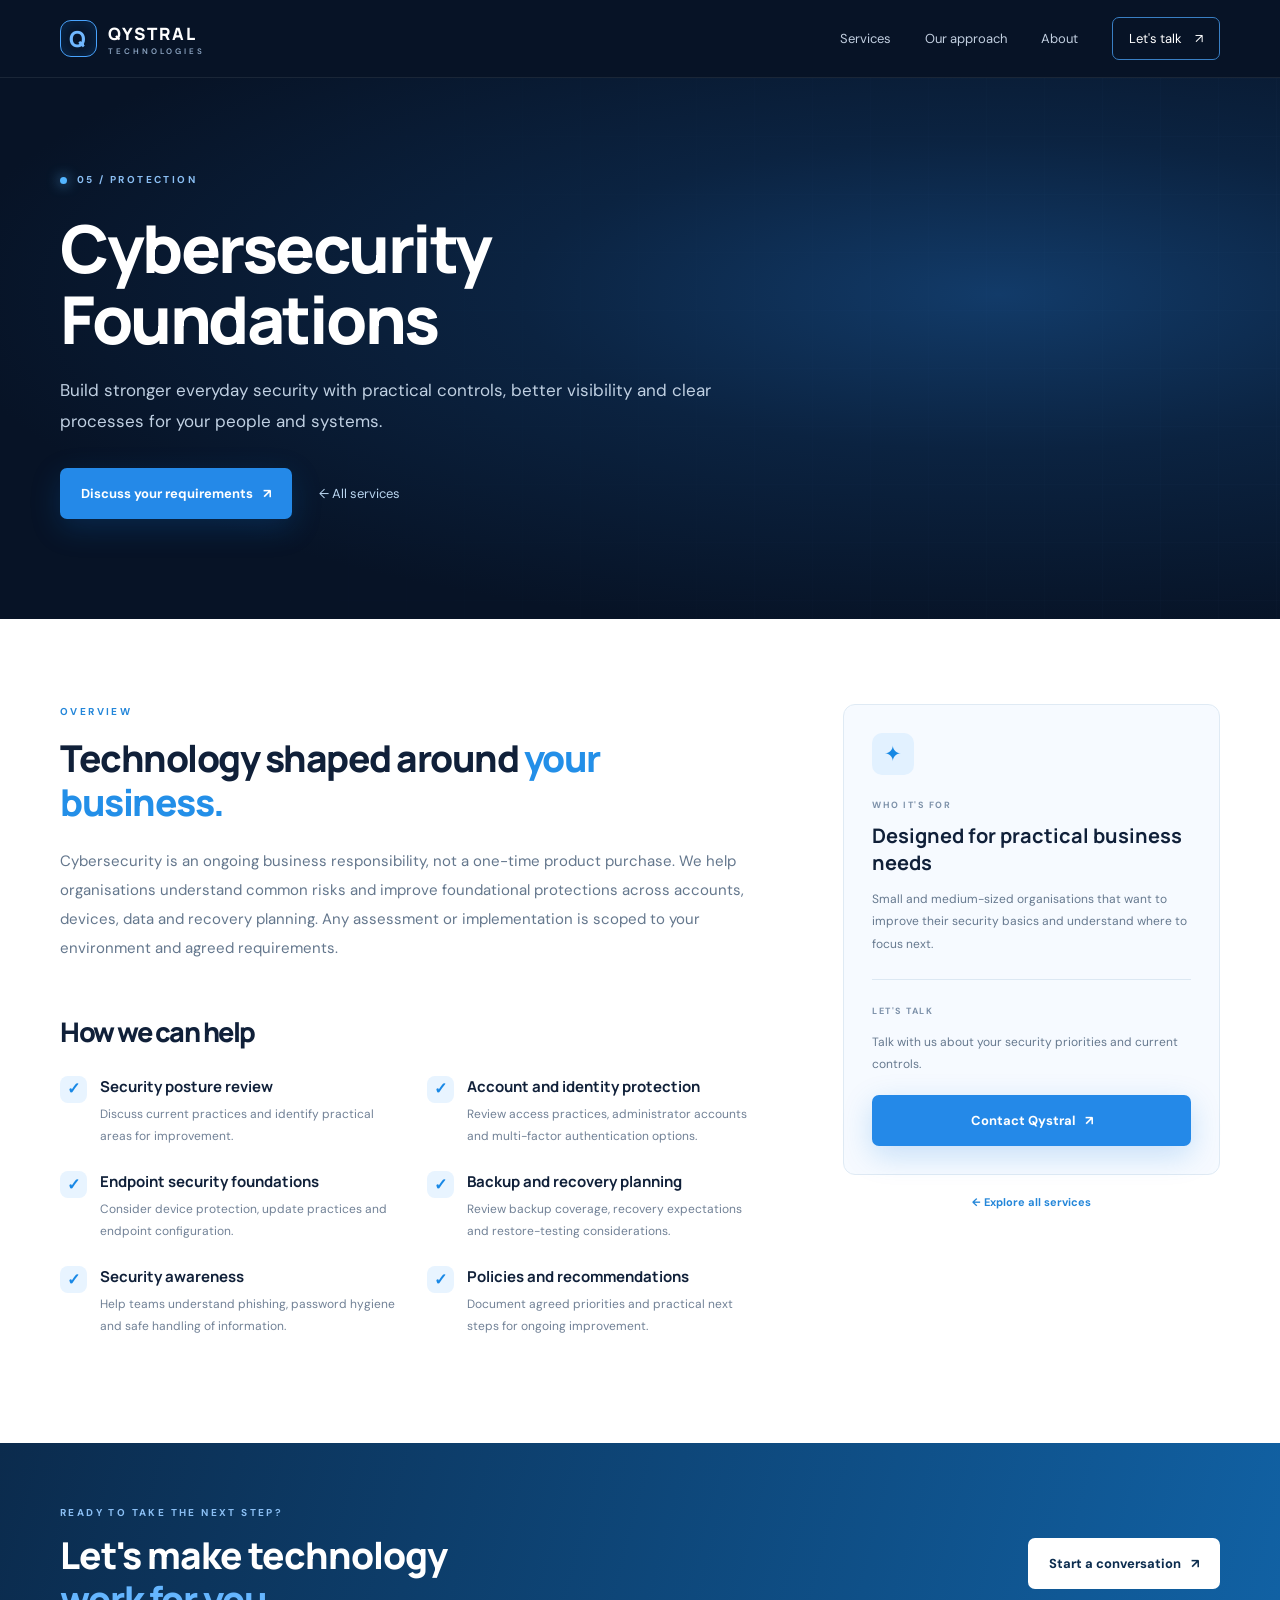
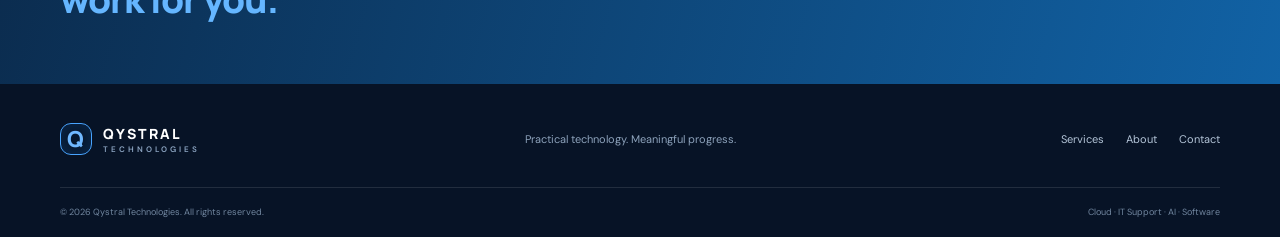
<file: cybersecurity.html>
<!doctype html>
<html lang="en"><head>
<meta charset="utf-8"><meta name="viewport" content="width=device-width, initial-scale=1">
<meta name="description" content="Cybersecurity Foundations from Qystral Technologies. Build stronger everyday security with practical controls, better visibility and clear processes for your people and systems.">
<meta name="theme-color" content="#071326">
<title>Cybersecurity Foundations | Qystral Technologies</title>
<link rel="preconnect" href="https://fonts.googleapis.com"><link rel="preconnect" href="https://fonts.gstatic.com" crossorigin>
<link href="https://fonts.googleapis.com/css2?family=DM+Sans:wght@400;500;600;700&family=Manrope:wght@400;500;600;700;800&display=swap" rel="stylesheet">
<link rel="stylesheet" href="styles.css"><link rel="stylesheet" href="service-pages.css">
</head><body>
<header class="site-header"><div class="container nav-wrap">
<a class="brand" href="index.html"><span class="brand-mark">Q</span><span>QYSTRAL<span class="brand-sub">TECHNOLOGIES</span></span></a>
<button class="menu-toggle" aria-label="Open navigation" aria-expanded="false">☰</button>
<nav class="nav-links" aria-label="Main navigation"><a href="index.html#services">Services</a><a href="our-approach.html">Our approach</a><a href="about.html">About</a><a href="contact.html" class="nav-cta">Let's talk <span>↗</span></a></nav>
</div></header>
<main>
<section class="service-hero"><div class="container service-hero-inner">
<div class="eyebrow"><span class="pulse"></span> 05 / PROTECTION</div>
<h1>Cybersecurity Foundations</h1><p>Build stronger everyday security with practical controls, better visibility and clear processes for your people and systems.</p>
<div class="hero-actions"><a class="button button-primary" href="contact.html">Discuss your requirements <span>↗</span></a><a class="text-link" href="index.html#services">← All services</a></div>
</div></section>
<section class="section detail-section"><div class="container detail-layout">
<div class="detail-main"><div class="eyebrow blue-eyebrow">OVERVIEW</div><h2>Technology shaped around <span>your business.</span></h2><p class="detail-intro">Cybersecurity is an ongoing business responsibility, not a one-time product purchase. We help organisations understand common risks and improve foundational protections across accounts, devices, data and recovery planning. Any assessment or implementation is scoped to your environment and agreed requirements.</p>
<h2 class="what-heading">How we can help</h2><div class="detail-list"><article class="detail-item"><span class="detail-check">✓</span><div><h3>Security posture review</h3><p>Discuss current practices and identify practical areas for improvement.</p></div></article><article class="detail-item"><span class="detail-check">✓</span><div><h3>Account and identity protection</h3><p>Review access practices, administrator accounts and multi-factor authentication options.</p></div></article><article class="detail-item"><span class="detail-check">✓</span><div><h3>Endpoint security foundations</h3><p>Consider device protection, update practices and endpoint configuration.</p></div></article><article class="detail-item"><span class="detail-check">✓</span><div><h3>Backup and recovery planning</h3><p>Review backup coverage, recovery expectations and restore-testing considerations.</p></div></article><article class="detail-item"><span class="detail-check">✓</span><div><h3>Security awareness</h3><p>Help teams understand phishing, password hygiene and safe handling of information.</p></div></article><article class="detail-item"><span class="detail-check">✓</span><div><h3>Policies and recommendations</h3><p>Document agreed priorities and practical next steps for ongoing improvement.</p></div></article></div>
</div>
<aside class="detail-aside"><div class="aside-card"><div class="aside-icon">✦</div><div class="card-kicker">WHO IT'S FOR</div><h3>Designed for practical business needs</h3><p>Small and medium-sized organisations that want to improve their security basics and understand where to focus next.</p><div class="aside-rule"></div><div class="card-kicker">LET'S TALK</div><p>Talk with us about your security priorities and current controls.</p><a class="button button-primary" href="contact.html">Contact Qystral <span>↗</span></a></div>
<div class="aside-back"><a href="index.html#services">← Explore all services</a></div></aside>
</div></section>
<section class="cta-band"><div class="container cta-inner"><div><div class="eyebrow">READY TO TAKE THE NEXT STEP?</div><h2>Let's make technology<br><span>work for you.</span></h2></div><a class="button button-light" href="contact.html">Start a conversation <span>↗</span></a></div></section>
</main>
<footer class="site-footer"><div class="container footer-main"><a class="brand footer-brand" href="index.html"><span class="brand-mark">Q</span><span>QYSTRAL<span class="brand-sub">TECHNOLOGIES</span></span></a><p>Practical technology. Meaningful progress.</p><div class="footer-links"><a href="index.html#services">Services</a><a href="about.html">About</a><a href="contact.html">Contact</a></div></div><div class="container footer-bottom"><span>© <span id="year"></span> Qystral Technologies. All rights reserved.</span><span>Cloud · IT Support · AI · Software</span></div></footer>
<script src="script.js"></script></body></html>
</file>
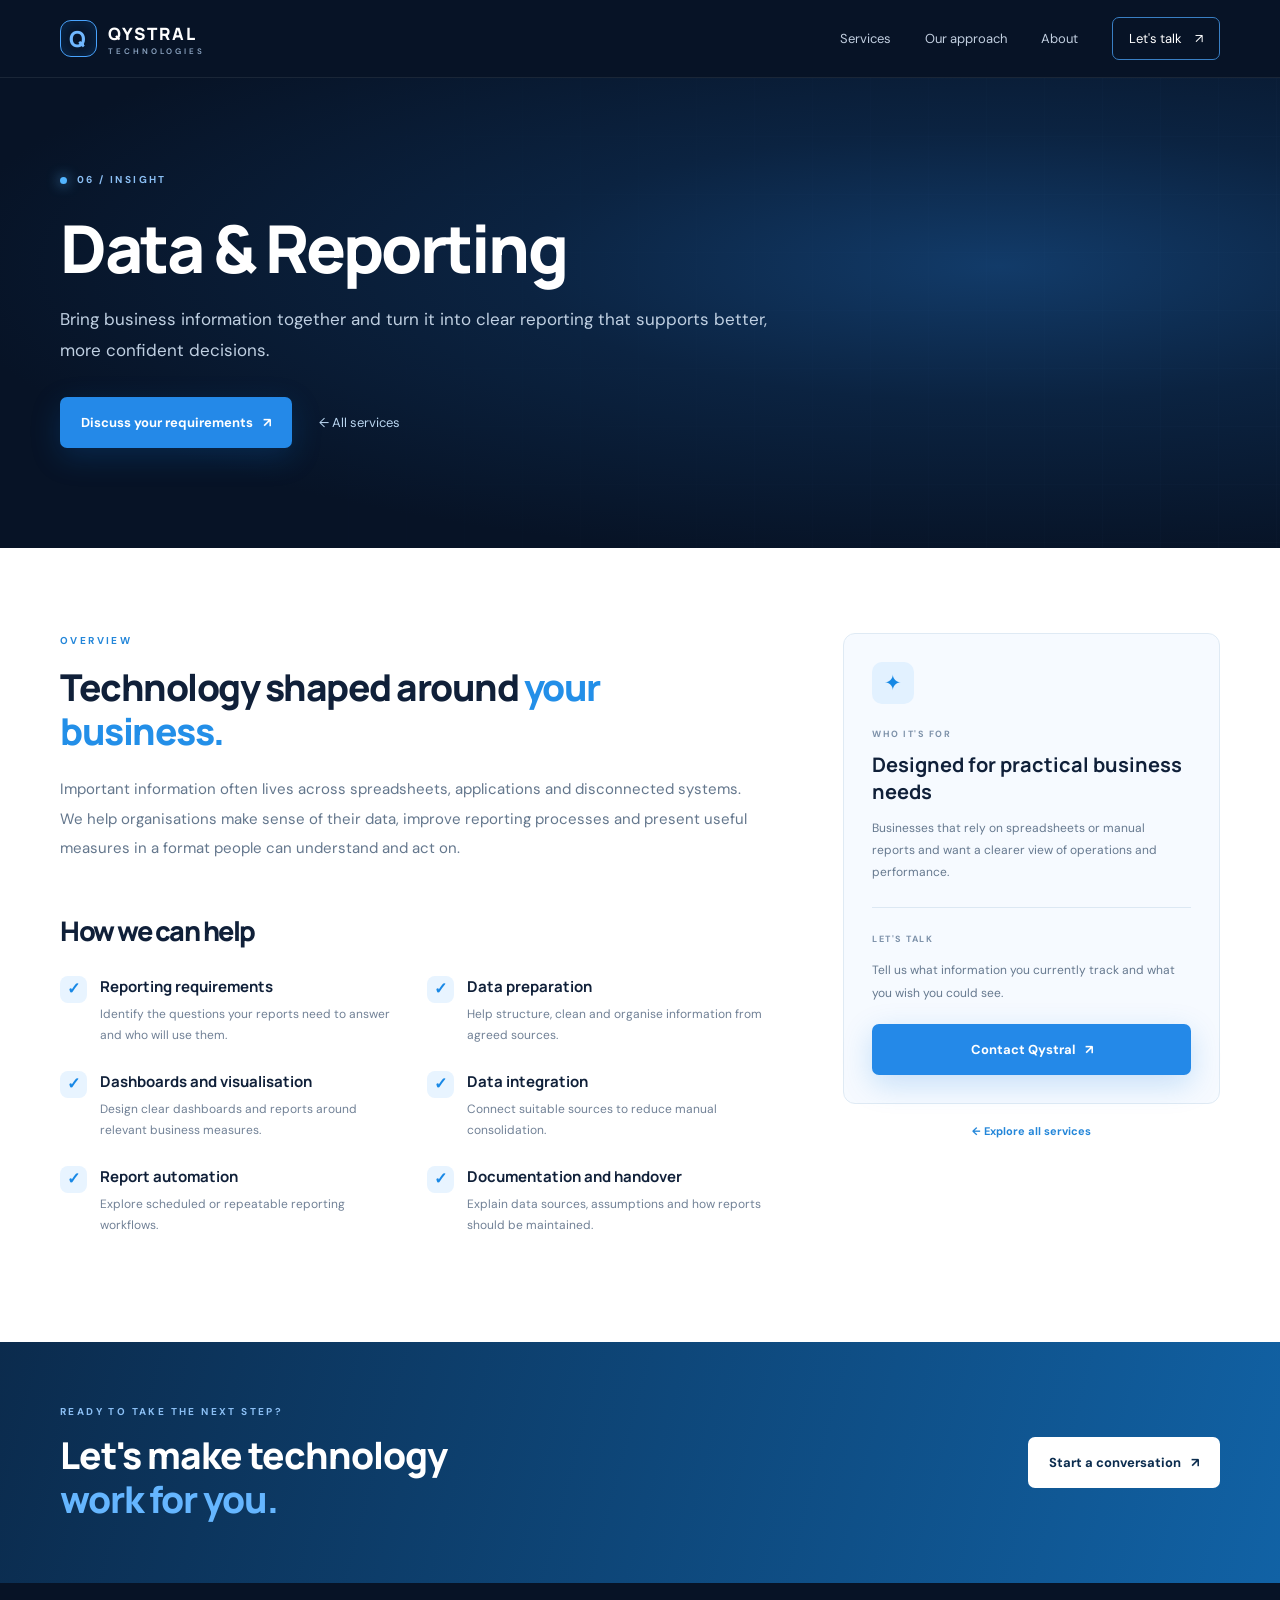
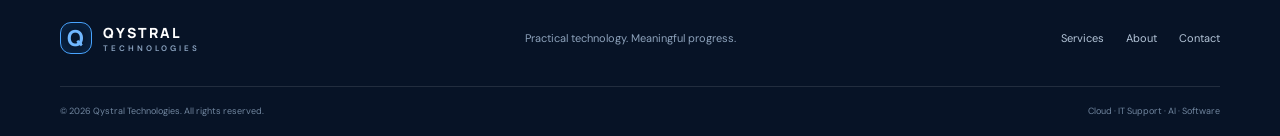
<file: data-reporting.html>
<!doctype html>
<html lang="en"><head>
<meta charset="utf-8"><meta name="viewport" content="width=device-width, initial-scale=1">
<meta name="description" content="Data & Reporting from Qystral Technologies. Bring business information together and turn it into clear reporting that supports better, more confident decisions.">
<meta name="theme-color" content="#071326">
<title>Data & Reporting | Qystral Technologies</title>
<link rel="preconnect" href="https://fonts.googleapis.com"><link rel="preconnect" href="https://fonts.gstatic.com" crossorigin>
<link href="https://fonts.googleapis.com/css2?family=DM+Sans:wght@400;500;600;700&family=Manrope:wght@400;500;600;700;800&display=swap" rel="stylesheet">
<link rel="stylesheet" href="styles.css"><link rel="stylesheet" href="service-pages.css">
</head><body>
<header class="site-header"><div class="container nav-wrap">
<a class="brand" href="index.html"><span class="brand-mark">Q</span><span>QYSTRAL<span class="brand-sub">TECHNOLOGIES</span></span></a>
<button class="menu-toggle" aria-label="Open navigation" aria-expanded="false">☰</button>
<nav class="nav-links" aria-label="Main navigation"><a href="index.html#services">Services</a><a href="our-approach.html">Our approach</a><a href="about.html">About</a><a href="contact.html" class="nav-cta">Let's talk <span>↗</span></a></nav>
</div></header>
<main>
<section class="service-hero"><div class="container service-hero-inner">
<div class="eyebrow"><span class="pulse"></span> 06 / INSIGHT</div>
<h1>Data & Reporting</h1><p>Bring business information together and turn it into clear reporting that supports better, more confident decisions.</p>
<div class="hero-actions"><a class="button button-primary" href="contact.html">Discuss your requirements <span>↗</span></a><a class="text-link" href="index.html#services">← All services</a></div>
</div></section>
<section class="section detail-section"><div class="container detail-layout">
<div class="detail-main"><div class="eyebrow blue-eyebrow">OVERVIEW</div><h2>Technology shaped around <span>your business.</span></h2><p class="detail-intro">Important information often lives across spreadsheets, applications and disconnected systems. We help organisations make sense of their data, improve reporting processes and present useful measures in a format people can understand and act on.</p>
<h2 class="what-heading">How we can help</h2><div class="detail-list"><article class="detail-item"><span class="detail-check">✓</span><div><h3>Reporting requirements</h3><p>Identify the questions your reports need to answer and who will use them.</p></div></article><article class="detail-item"><span class="detail-check">✓</span><div><h3>Data preparation</h3><p>Help structure, clean and organise information from agreed sources.</p></div></article><article class="detail-item"><span class="detail-check">✓</span><div><h3>Dashboards and visualisation</h3><p>Design clear dashboards and reports around relevant business measures.</p></div></article><article class="detail-item"><span class="detail-check">✓</span><div><h3>Data integration</h3><p>Connect suitable sources to reduce manual consolidation.</p></div></article><article class="detail-item"><span class="detail-check">✓</span><div><h3>Report automation</h3><p>Explore scheduled or repeatable reporting workflows.</p></div></article><article class="detail-item"><span class="detail-check">✓</span><div><h3>Documentation and handover</h3><p>Explain data sources, assumptions and how reports should be maintained.</p></div></article></div>
</div>
<aside class="detail-aside"><div class="aside-card"><div class="aside-icon">✦</div><div class="card-kicker">WHO IT'S FOR</div><h3>Designed for practical business needs</h3><p>Businesses that rely on spreadsheets or manual reports and want a clearer view of operations and performance.</p><div class="aside-rule"></div><div class="card-kicker">LET'S TALK</div><p>Tell us what information you currently track and what you wish you could see.</p><a class="button button-primary" href="contact.html">Contact Qystral <span>↗</span></a></div>
<div class="aside-back"><a href="index.html#services">← Explore all services</a></div></aside>
</div></section>
<section class="cta-band"><div class="container cta-inner"><div><div class="eyebrow">READY TO TAKE THE NEXT STEP?</div><h2>Let's make technology<br><span>work for you.</span></h2></div><a class="button button-light" href="contact.html">Start a conversation <span>↗</span></a></div></section>
</main>
<footer class="site-footer"><div class="container footer-main"><a class="brand footer-brand" href="index.html"><span class="brand-mark">Q</span><span>QYSTRAL<span class="brand-sub">TECHNOLOGIES</span></span></a><p>Practical technology. Meaningful progress.</p><div class="footer-links"><a href="index.html#services">Services</a><a href="about.html">About</a><a href="contact.html">Contact</a></div></div><div class="container footer-bottom"><span>© <span id="year"></span> Qystral Technologies. All rights reserved.</span><span>Cloud · IT Support · AI · Software</span></div></footer>
<script src="script.js"></script></body></html>
</file>
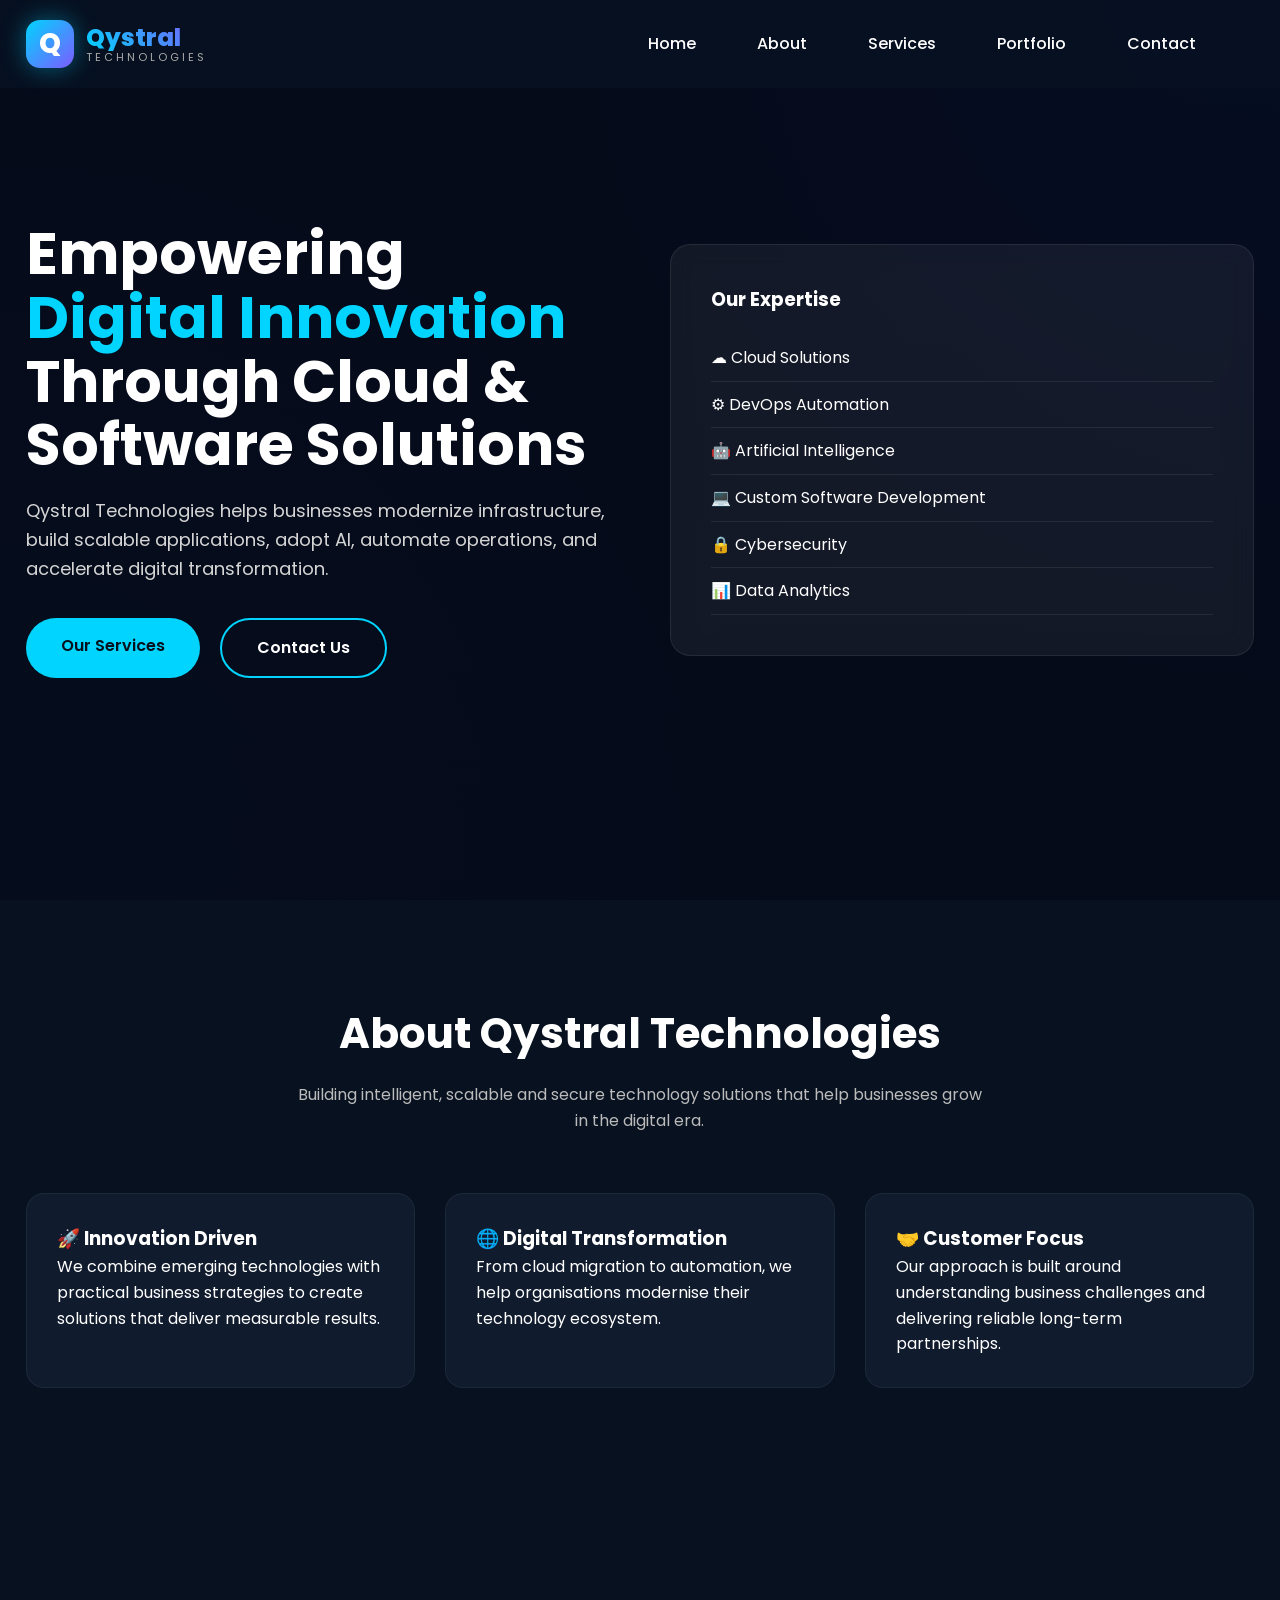
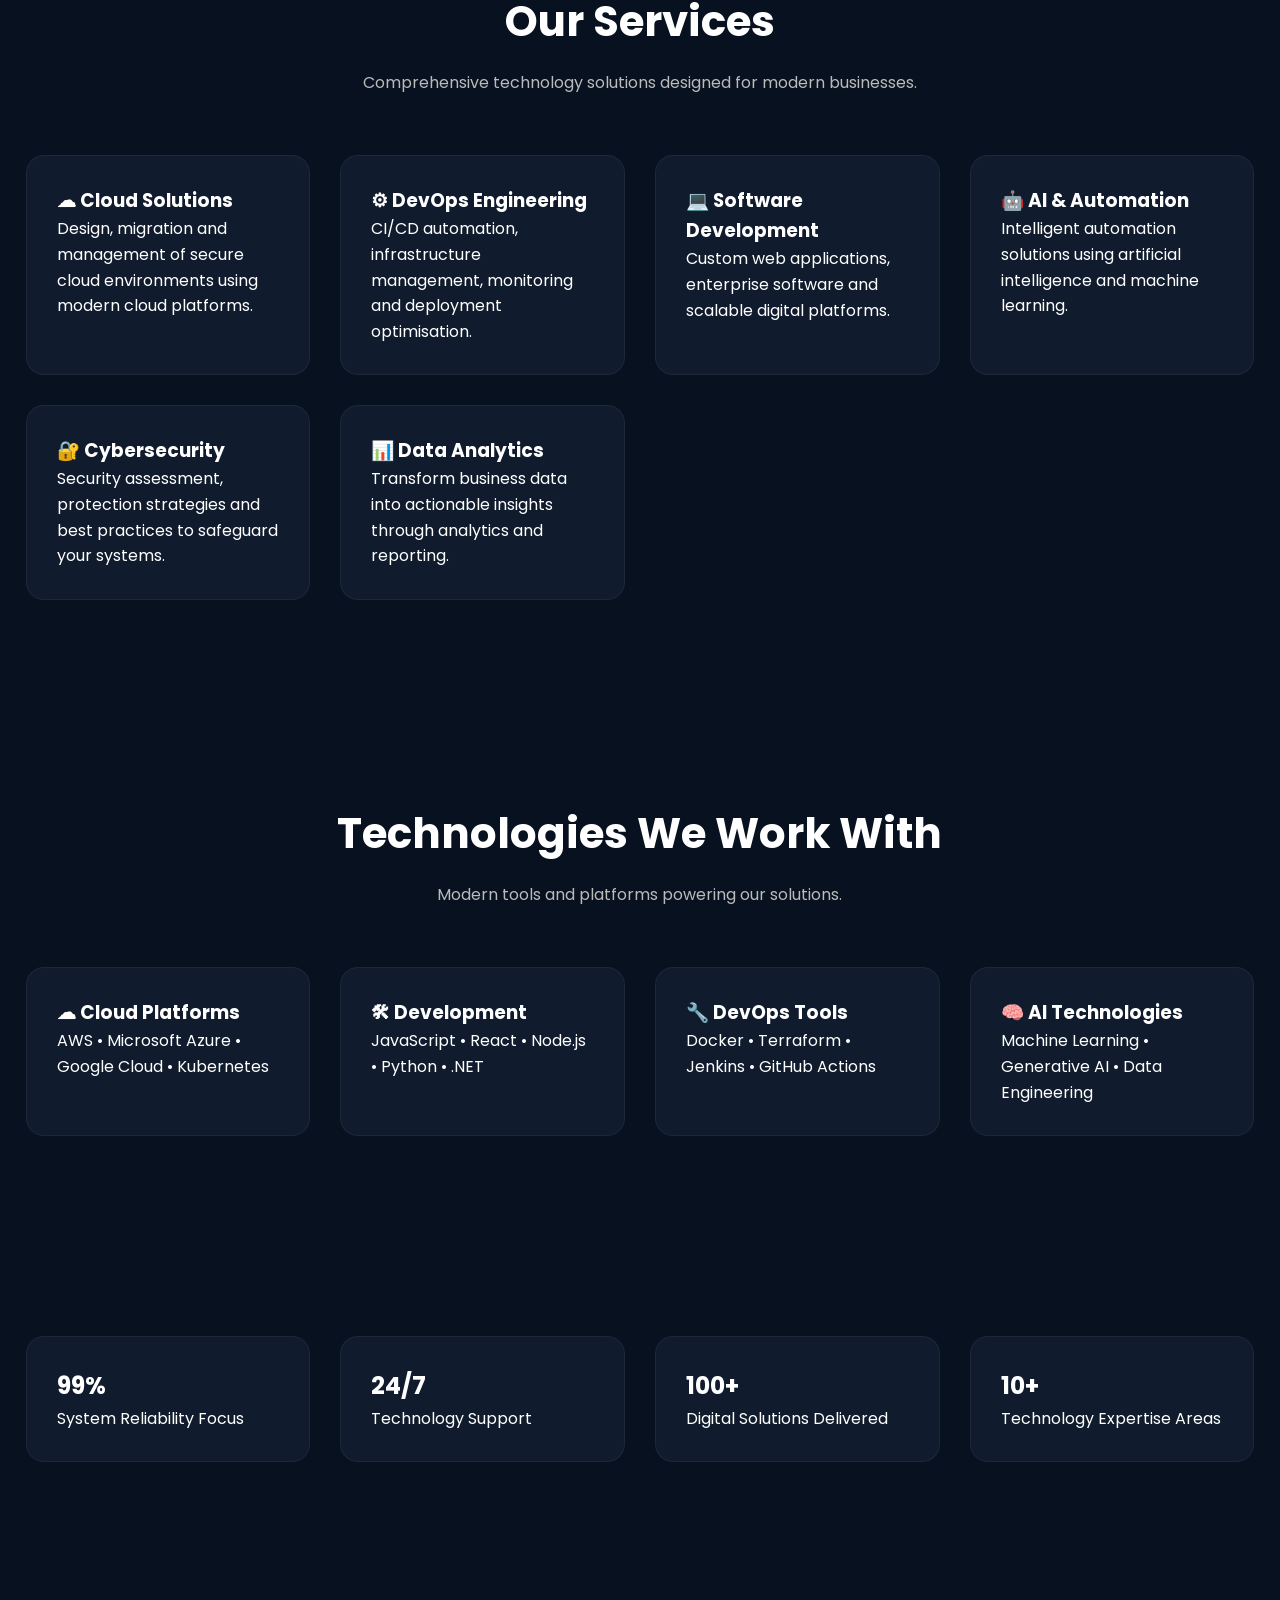
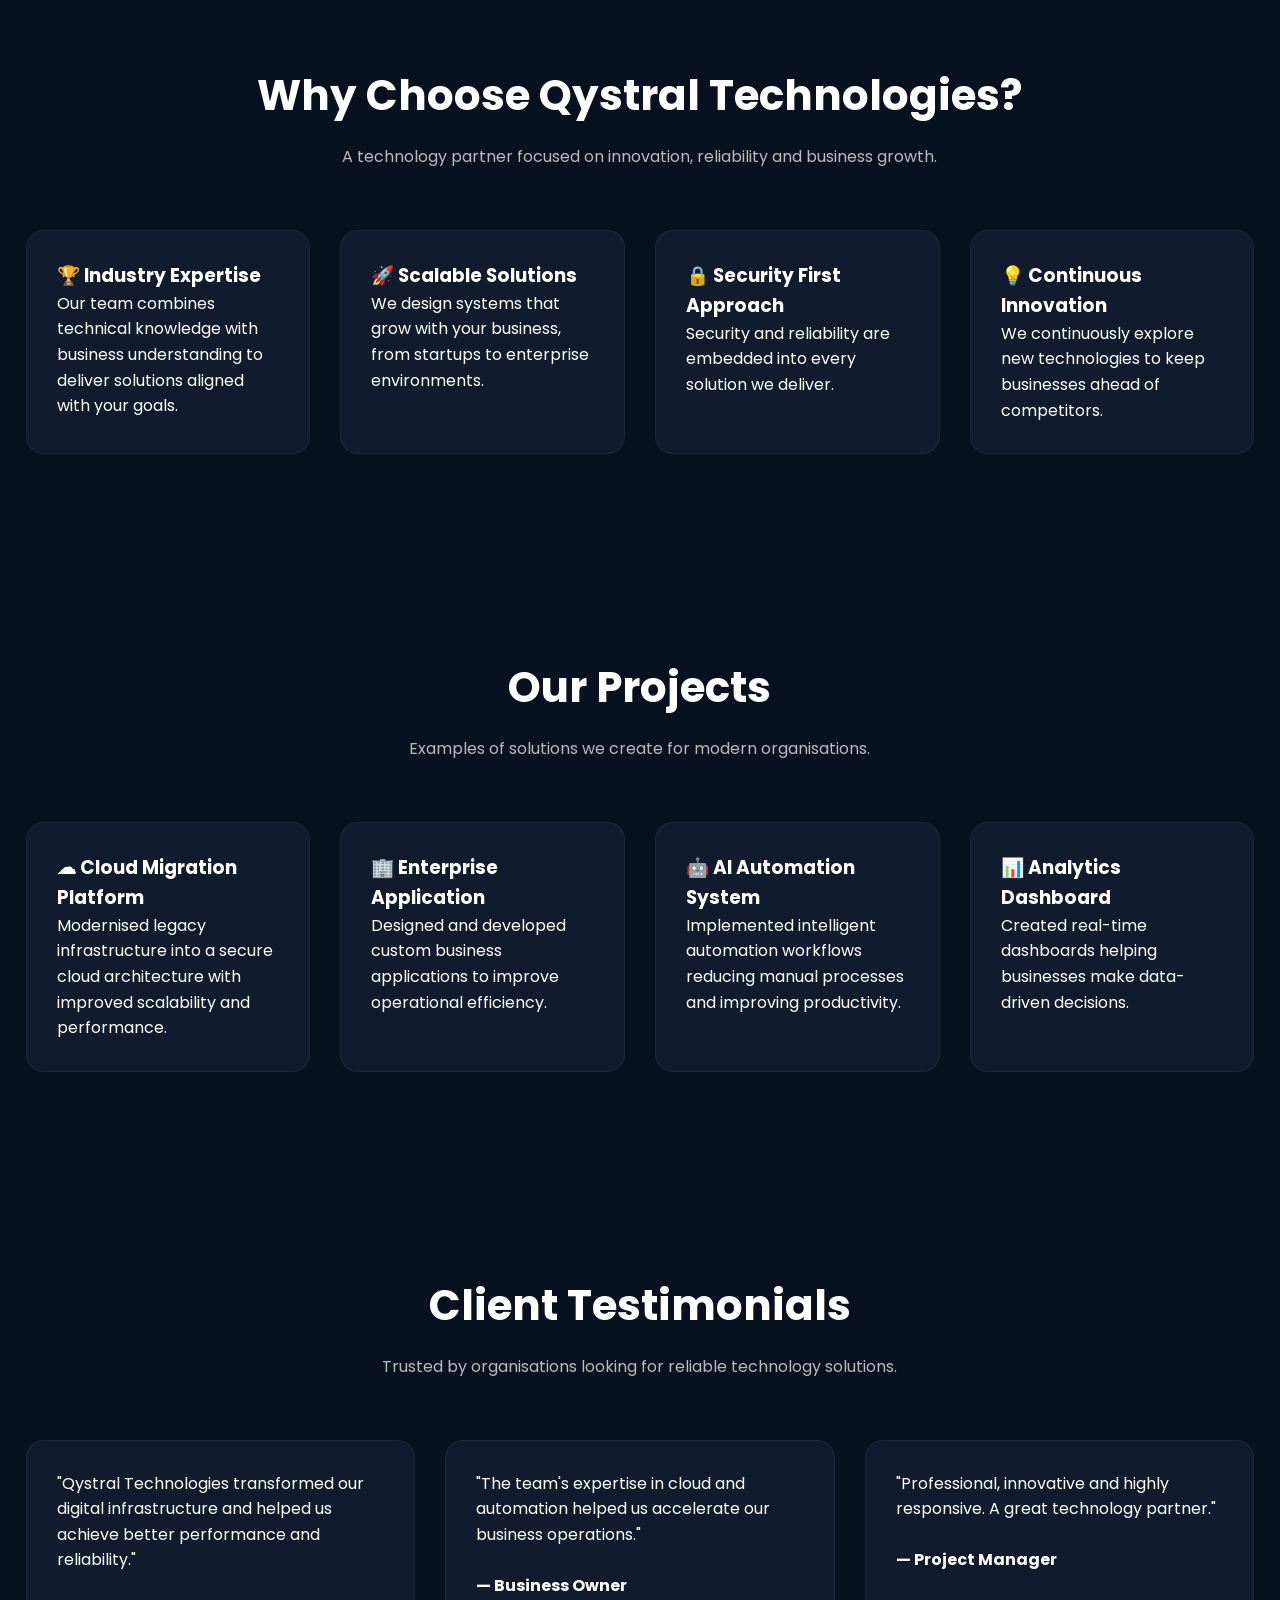
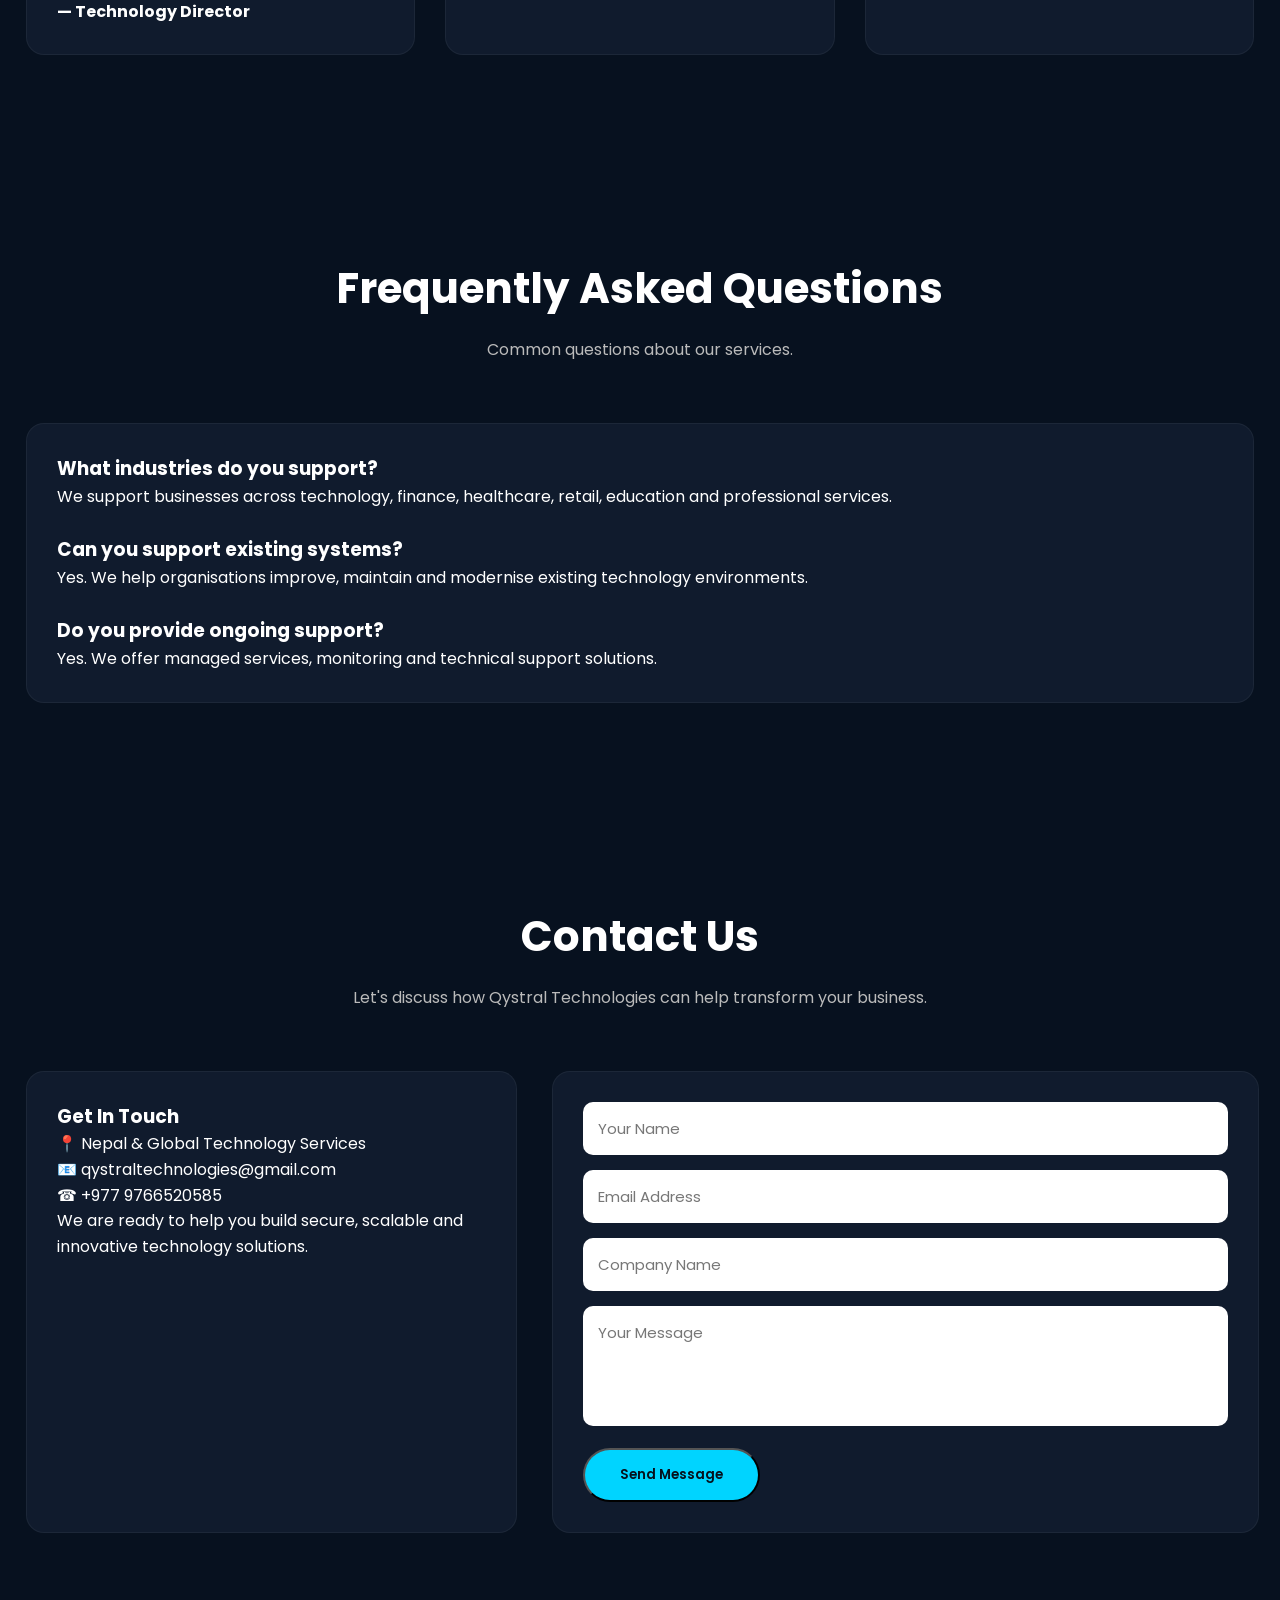
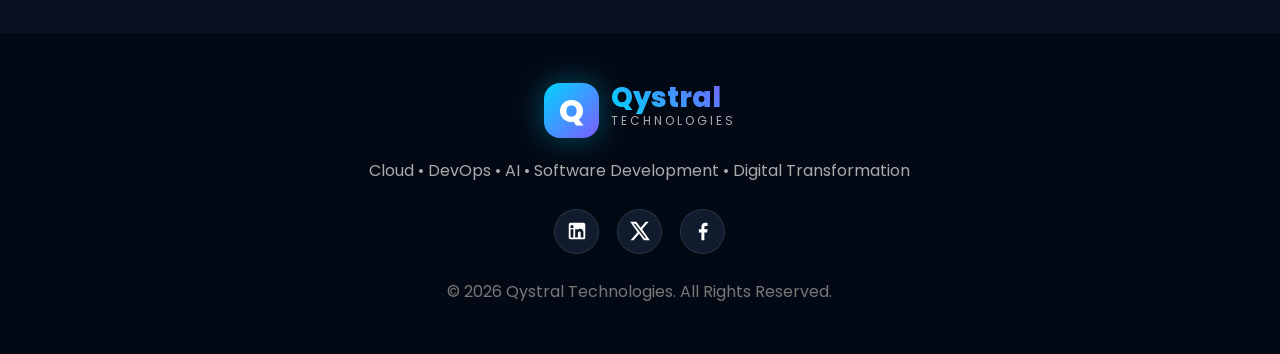
<file: index.html.html>
<!DOCTYPE html>
<html lang="en">
<head>
<meta charset="UTF-8">
<meta name="viewport" content="width=device-width, initial-scale=1.0">
<meta name="description" content="Qystral Technologies - Cloud, DevOps, AI, Software Development and Digital Transformation">
<meta name="keywords" content="Cloud, DevOps, AWS, Azure, AI, Software Development, Qystral Technologies">
<meta name="author" content="Qystral Technologies">

<title>Qystral Technologies | Empowering Digital Innovation</title>

<link href="https://fonts.googleapis.com/css2?family=Poppins:wght@300;400;500;600;700;800&display=swap" rel="stylesheet">

<style>

.popup-overlay{

    position:fixed;

    top:0;
    left:0;

    width:100%;
    height:100%;

    background:rgba(0,0,0,.75);

    display:flex;

    align-items:center;
    justify-content:center;

    opacity:0;

    visibility:hidden;

    transition:.35s;

    z-index:9999;

}



.popup-overlay.show{

    opacity:1;

    visibility:visible;

}



.popup-box{

    width:90%;

    max-width:450px;

    background:#101b2d;

    padding:40px;

    border-radius:25px;

    text-align:center;

    border:1px solid #00d4ff;

    box-shadow:0 0 40px rgba(0,212,255,.4);

    animation:popupScale .4s ease;

}



.popup-icon{

    width:60px;

    height:60px;

    margin:auto;

    border-radius:50%;

    background:#00d4ff;

    color:#07111f;

    font-size:35px;

    display:flex;

    align-items:center;

    justify-content:center;

    font-weight:bold;

}



.popup-box h3{

    margin:20px 0;

    font-size:28px;

}



.popup-box p{

    color:#ddd;

    margin:10px 0;

}



.popup-box strong{

    color:#00d4ff;

}



@keyframes popupScale{

from{

transform:scale(.7);

opacity:0;

}

to{

transform:scale(1);

opacity:1;

}

}


/* Contact Section 30/70 Layout */

.contact-grid{
    display:grid;
    grid-template-columns:40% 60%;
    gap:35px;
    align-items:stretch;
}


.contact-grid .card{
    height:100%;
}


/* Form Styling */

.contact-grid input,

.contact-grid textarea{
    background:#ffffff;
    color:#111;
    font-size:15px;
}


.contact-grid input::placeholder,
.contact-grid textarea::placeholder{
    color:#777;
}

.contact-grid .card:last-child{
    margin-right:30px;
}

.contact-grid textarea{
    resize:none;
}


/* Tablet and Mobile */

@media(max-width:900px){

    .contact-grid{
        grid-template-columns:1fr;
    }

}

.footer-logo{
    display:flex;
    justify-content:center;F
    align-items:center;
    gap:12px;
    margin-bottom:20px;
}

.footer-logo .logo-mark{
    width:55px;
    height:55px;
    border-radius:16px;
    background:linear-gradient(135deg,#00d4ff,#7c5cff);
    display:flex;
    align-items:center;
    justify-content:center;
    color:white;
    font-size:32px;
    font-weight:800;
    box-shadow:0 0 30px rgba(0,212,255,.35);
}

.footer-logo .logo-text{
    display:flex;
    flex-direction:column;
    text-align:left;
    line-height:1.1;
}

.footer-logo .logo-text strong{
    font-size:28px;
    font-weight:800;
    background:linear-gradient(45deg,#00d4ff,#7c5cff);
    -webkit-background-clip:text;
    -webkit-text-fill-color:transparent;
}

.footer-logo .logo-text small{
    font-size:12px;
    letter-spacing:3px;
    color:#aaa;
    text-transform:uppercase;
}

.social-icons{
    display:flex;
    justify-content:center;
    gap:18px;
    margin:25px 0;
}

.social-icons a{
    width:45px;
    height:45px;
    display:flex;
    align-items:center;
    justify-content:center;
    border-radius:50%;
    background:#101b2d;
    border:1px solid rgba(255,255,255,.1);
    transition:.3s;
}

.social-icons svg{
    width:22px;
    height:22px;
    fill:#fff;
}

.social-icons a:hover{
    background:#00d4ff;
    transform:translateY(-5px);
}

.social-icons a:hover svg{
    fill:#07111f;
}
*{
margin:0;
padding:0;
box-sizing:border-box;
font-family:'Poppins',sans-serif;
scroll-behavior:smooth;
}

body{
background:#07111f;
color:#fff;
line-height:1.6;
overflow-x:hidden;
}

a{
text-decoration:none;
color:white;
}

img{
max-width:100%;
display:block;
}

.container{
width:96%;
max-width:auto;
margin:auto;
}

/* Navigation */

header{
position:fixed;
top:0;
left:0;
width:100%;
z-index:999;
background:rgba(8,18,35,.85);
backdrop-filter:blur(15px);
}

nav{
display:flex;
justify-content:space-between;
align-items:center;
padding:20px 0;
}

.logo{
    display:flex;
    align-items:center;
    gap:12px;
}

.logo-mark{
    width:48px;
    height:48px;
    border-radius:14px;
    background:linear-gradient(135deg,#00d4ff,#7c5cff);
    display:flex;
    align-items:center;
    justify-content:center;
    font-size:28px;
    font-weight:800;
    color:white;
    box-shadow:0 0 25px rgba(0,212,255,.4);
}

.logo-text{
    display:flex;
    flex-direction:column;
    line-height:1.1;
}

.logo-text strong{
    font-size:24px;
    font-weight:800;
    background:linear-gradient(45deg,#00d4ff,#7c5cff);
    -webkit-background-clip:text;
    -webkit-text-fill-color:transparent;
}

.logo-text small{
    font-size:11px;
    letter-spacing:3px;
    color:#aaa;
    text-transform:uppercase;
}


.nav-links{
    display:flex;
    gap:25px;
    list-style:none;
    margin-right:40px;
}


.nav-links a{

    position:relative;
    padding:10px 18px;
    font-weight:500;
    display:inline-flex;
    align-items:center;
    justify-content:center;

    border-radius:50px;

    transition:all .35s ease;

}



/* Hover Effect */

.nav-links a:hover{

    background:rgba(0,212,255,.15);

    color:#00d4ff;

}



/* Active Circle Button */

.nav-links a.active{

    background:#00d4ff;

    color:#07111f;

    border-radius:50px;

    padding:10px 22px;

    box-shadow:
    0 0 20px rgba(0,212,255,.6);

    transform:translateY(-3px);

}



/* Click Animation */

.nav-links a:active{

    transform:scale(.85);

}

.nav-links a:hover{
color:#fff;
}

/* Active hover - IMPORTANT */

.nav-links a.active:hover{

    background:#00d4ff;

    color:#07111f !important;

    border-radius:50px;

    padding:10px 22px;

    transform:translateY(-3px);

} 

.menu-btn{
display:none;
font-size:28px;
cursor:pointer;
}

/* Hero */

.hero{
min-height:100vh;
display:flex;
align-items:center;
background:
linear-gradient(rgba(5,10,25,.88),rgba(5,10,25,.92)),
radial-gradient(circle at top right,#004cff55,transparent 45%),
radial-gradient(circle at bottom left,#00d4ff22,transparent 50%);
}

.hero-content{
display:grid;
grid-template-columns:repeat(auto-fit,minmax(320px,1fr));
gap:60px;
align-items:center;
}

.hero h1{
font-size:58px;
line-height:1.1;
margin-bottom:20px;
}

.hero h1 span{
color:#00d4ff;
}

.hero p{
font-size:18px;
color:#d5d5d5;
margin-bottom:35px;
}

.buttons{
display:flex;
gap:20px;
flex-wrap:wrap;
}

.btn{
padding:15px 35px;
border-radius:50px;
display:inline-block;
transition:.35s;
font-weight:600;
}

.primary{
background:#00d4ff;
color:#06111d;
}

.primary:hover{
transform:translateY(-5px);
}

.secondary{
border:2px solid #00d4ff;
}

.secondary:hover{
background:#00d4ff;
color:#06111d;
}

.hero-card{
background:rgba(255,255,255,.06);
padding:40px;
border-radius:20px;
border:1px solid rgba(255,255,255,.08);
backdrop-filter:blur(12px);
}

.hero-card h3{
margin-bottom:20px;
}

.hero-card ul{
list-style:none;
}

.hero-card li{
padding:10px 0;
border-bottom:1px solid rgba(255,255,255,.08);
}

/* Generic Sections */

section{
padding:100px 0;
}

.section-title{
text-align:center;
margin-bottom:60px;
}

.section-title h2{
font-size:42px;
margin-bottom:15px;
}

.section-title p{
color:#bbb;
max-width:700px;
margin:auto;
}

.grid{
display:grid;
grid-template-columns:repeat(auto-fit,minmax(280px,1fr));
gap:30px;
}

.card{
background:#101b2d;
padding:30px;
border-radius:18px;
transition:.35s;
border:1px solid rgba(255,255,255,.05);
}

.card:hover{
transform:translateY(-8px);
border-color:#00d4ff;
}

/* Responsive */

@media(max-width:900px){

.hero h1{
font-size:42px;
}

.nav-links{
display:none;
}

.menu-btn{
display:block;
}

}

</style>

</head>

<body>

<header>

<div class="container">

<nav>

<div class="logo">
    <div class="logo-mark">
        <span>Q</span>
    </div>
    <div class="logo-text">
        <strong>Qystral</strong>
        <small>Technologies</small>
    </div>
</div>

<ul class="nav-links">

<li><a href="#home">Home</a></li>
<li><a href="#about">About</a></li>
<li><a href="#services">Services</a></li>
<li><a href="#portfolio">Portfolio</a></li>
<li><a href="#contact">Contact</a></li>

</ul>

<div class="menu-btn">☰</div>

</nav>

</div>

</header>

<section class="hero" id="home">

<div class="container">

<div class="hero-content">

<div>

<h1>
Empowering <span>Digital Innovation</span> Through Cloud & Software Solutions
</h1>

<p>

Qystral Technologies helps businesses modernize infrastructure, build scalable applications, adopt AI, automate operations, and accelerate digital transformation.

</p>

<div class="buttons">

<a href="#services" class="btn primary">
Our Services
</a>

<a href="#contact" class="btn secondary">
Contact Us
</a>

</div>

</div>

<div class="hero-card">

<h3>Our Expertise</h3>

<ul>

<li>☁ Cloud Solutions</li>

<li>⚙ DevOps Automation</li>

<li>🤖 Artificial Intelligence</li>

<li>💻 Custom Software Development</li>

<li>🔒 Cybersecurity</li>

<li>📊 Data Analytics</li>

</ul>

</div>

</div>

</div>

</section>

<!-- ===== PART 2 CONTINUES HERE ===== -->
<!-- ABOUT SECTION -->

<section id="about">

<div class="container">

<div class="section-title">

<h2>About Qystral Technologies</h2>

<p>
Building intelligent, scalable and secure technology solutions that help businesses grow in the digital era.
</p>

</div>


<div class="grid">


<div class="card">

<h3>🚀 Innovation Driven</h3>

<p>
We combine emerging technologies with practical business strategies to create solutions that deliver measurable results.
</p>

</div>


<div class="card">

<h3>🌐 Digital Transformation</h3>

<p>
From cloud migration to automation, we help organisations modernise their technology ecosystem.
</p>

</div>


<div class="card">

<h3>🤝 Customer Focus</h3>

<p>
Our approach is built around understanding business challenges and delivering reliable long-term partnerships.
</p>

</div>


</div>


</div>

</section>



<!-- SERVICES SECTION -->

<section id="services">


<div class="container">


<div class="section-title">

<h2>Our Services</h2>

<p>
Comprehensive technology solutions designed for modern businesses.
</p>

</div>



<div class="grid">



<div class="card">

<h3>☁ Cloud Solutions</h3>

<p>
Design, migration and management of secure cloud environments using modern cloud platforms.
</p>

</div>



<div class="card">

<h3>⚙ DevOps Engineering</h3>

<p>
CI/CD automation, infrastructure management, monitoring and deployment optimisation.
</p>

</div>



<div class="card">

<h3>💻 Software Development</h3>

<p>
Custom web applications, enterprise software and scalable digital platforms.
</p>

</div>



<div class="card">

<h3>🤖 AI & Automation</h3>

<p>
Intelligent automation solutions using artificial intelligence and machine learning.
</p>

</div>



<div class="card">

<h3>🔐 Cybersecurity</h3>

<p>
Security assessment, protection strategies and best practices to safeguard your systems.
</p>

</div>



<div class="card">

<h3>📊 Data Analytics</h3>

<p>
Transform business data into actionable insights through analytics and reporting.
</p>

</div>



</div>


</div>


</section>




<!-- TECHNOLOGIES SECTION -->


<section>


<div class="container">


<div class="section-title">

<h2>Technologies We Work With</h2>

<p>
Modern tools and platforms powering our solutions.
</p>

</div>



<div class="grid">


<div class="card">

<h3>☁ Cloud Platforms</h3>

<p>
AWS • Microsoft Azure • Google Cloud • Kubernetes
</p>

</div>



<div class="card">

<h3>🛠 Development</h3>

<p>
JavaScript • React • Node.js • Python • .NET
</p>

</div>



<div class="card">

<h3>🔧 DevOps Tools</h3>

<p>
Docker • Terraform • Jenkins • GitHub Actions
</p>

</div>



<div class="card">

<h3>🧠 AI Technologies</h3>

<p>
Machine Learning • Generative AI • Data Engineering
</p>

</div>


</div>


</div>


</section>





<!-- COMPANY STATS -->


<section>


<div class="container">


<div class="grid">


<div class="card">

<h2>99%</h2>

<p>
System Reliability Focus
</p>

</div>



<div class="card">

<h2>24/7</h2>

<p>
Technology Support
</p>

</div>



<div class="card">

<h2>100+</h2>

<p>
Digital Solutions Delivered
</p>

</div>



<div class="card">

<h2>10+</h2>

<p>
Technology Expertise Areas
</p>

</div>


</div>


</div>


</section>



<!-- ===== PART 3 CONTINUES HERE ===== -->
<!-- WHY CHOOSE US -->

<section>

<div class="container">

<div class="section-title">

<h2>Why Choose Qystral Technologies?</h2>

<p>
A technology partner focused on innovation, reliability and business growth.
</p>

</div>


<div class="grid">


<div class="card">

<h3>🏆 Industry Expertise</h3>

<p>
Our team combines technical knowledge with business understanding to deliver solutions aligned with your goals.
</p>

</div>



<div class="card">

<h3>🚀 Scalable Solutions</h3>

<p>
We design systems that grow with your business, from startups to enterprise environments.
</p>

</div>



<div class="card">

<h3>🔒 Security First Approach</h3>

<p>
Security and reliability are embedded into every solution we deliver.
</p>

</div>



<div class="card">

<h3>💡 Continuous Innovation</h3>

<p>
We continuously explore new technologies to keep businesses ahead of competitors.
</p>

</div>


</div>


</div>

</section>





<!-- PORTFOLIO SECTION -->


<section id="portfolio">


<div class="container">


<div class="section-title">

<h2>Our Projects</h2>

<p>
Examples of solutions we create for modern organisations.
</p>

</div>




<div class="grid">


<div class="card">

<h3>☁ Cloud Migration Platform</h3>

<p>
Modernised legacy infrastructure into a secure cloud architecture with improved scalability and performance.
</p>

</div>



<div class="card">

<h3>🏢 Enterprise Application</h3>

<p>
Designed and developed custom business applications to improve operational efficiency.
</p>

</div>



<div class="card">

<h3>🤖 AI Automation System</h3>

<p>
Implemented intelligent automation workflows reducing manual processes and improving productivity.
</p>

</div>



<div class="card">

<h3>📊 Analytics Dashboard</h3>

<p>
Created real-time dashboards helping businesses make data-driven decisions.
</p>

</div>


</div>


</div>


</section>






<!-- TESTIMONIALS -->


<section>


<div class="container">


<div class="section-title">

<h2>Client Testimonials</h2>

<p>
Trusted by organisations looking for reliable technology solutions.
</p>

</div>




<div class="grid">


<div class="card">

<p>
"Qystral Technologies transformed our digital infrastructure and helped us achieve better performance and reliability."
</p>

<br>

<h4>
— Technology Director
</h4>

</div>




<div class="card">

<p>
"The team's expertise in cloud and automation helped us accelerate our business operations."
</p>

<br>

<h4>
— Business Owner
</h4>

</div>





<div class="card">

<p>
"Professional, innovative and highly responsive. A great technology partner."
</p>

<br>

<h4>
— Project Manager
</h4>

</div>


</div>


</div>


</section>






<!-- FAQ SECTION -->


<section>


<div class="container">


<div class="section-title">

<h2>Frequently Asked Questions</h2>

<p>
Common questions about our services.
</p>

</div>



<div class="card">

<h3>What industries do you support?</h3>

<p>
We support businesses across technology, finance, healthcare, retail, education and professional services.
</p>


<br>


<h3>Can you support existing systems?</h3>

<p>
Yes. We help organisations improve, maintain and modernise existing technology environments.
</p>


<br>


<h3>Do you provide ongoing support?</h3>

<p>
Yes. We offer managed services, monitoring and technical support solutions.
</p>


</div>


</div>


</section>





<!-- ===== PART 4 CONTINUES HERE ===== -->
<!-- CONTACT SECTION -->

<section id="contact">

<div class="container">

<div class="section-title">

<h2>Contact Us</h2>

<p>
Let's discuss how Qystral Technologies can help transform your business.
</p>

</div>



<div class="contact-grid">


<div class="card">

<h3>Get In Touch</h3>

<p>
📍 Nepal & Global Technology Services
</p>

<p>
📧 qystraltechnologies@gmail.com
</p>

<p>
☎ +977 9766520585
</p>


<p>
We are ready to help you build secure, scalable and innovative technology solutions.
</p>


</div>




<div class="card">


<form>


<input type="text" placeholder="Your Name" required
style="width:100%;padding:15px;margin-bottom:15px;border-radius:10px;border:none;">


<input type="email" placeholder="Email Address" required
style="width:100%;padding:15px;margin-bottom:15px;border-radius:10px;border:none;">


<input type="text" placeholder="Company Name"
style="width:100%;padding:15px;margin-bottom:15px;border-radius:10px;border:none;">



<textarea placeholder="Your Message"
style="width:100%;height:120px;padding:15px;margin-bottom:15px;border-radius:10px;border:none;"></textarea>



<button class="btn primary" type="submit">
Send Message
</button>


</form>


</div>


</div>


</div>


</section>





<!-- FOOTER -->


<footer style="background:#030914;padding:50px 0;text-align:center;">


<div class="container">

<div class="footer-logo">

    <div class="logo-mark">
        Q
    </div>

    <div class="logo-text">
        <strong>Qystral</strong>
        <small>Technologies</small>
    </div>

</div>


<p style="margin:20px 0;color:#aaa;">
Cloud • DevOps • AI • Software Development • Digital Transformation
</p>


<div class="social-icons">

<a href="#" aria-label="LinkedIn">
    <svg viewBox="0 0 24 24">
        <path d="M19 3A2 2 0 0 1 21 5V19A2 2 0 0 1 19 21H5A2 2 0 0 1 3 19V5A2 2 0 0 1 5 3H19ZM8 10H5V19H8V10ZM6.5 5.5A1.75 1.75 0 1 0 6.5 9A1.75 1.75 0 0 0 6.5 5.5ZM19 13.5C19 10.8 17.5 9.5 15.5 9.5C14.4 9.5 13.5 10.1 13 10.8V10H10V19H13V14.5C13 13.3 13.7 12.5 14.8 12.5C15.9 12.5 16 13.4 16 14.6V19H19V13.5Z"/>
    </svg>
</a>


<a href="#" aria-label="Twitter/X">
    <svg viewBox="0 0 24 24">
        <path d="M18.244 2H21.5L14.39 10.12L22.75 22H16.2L11.07 14.9L4.96 22H1.7L9.3 13.32L1.3 2H8.02L12.65 8.5L18.244 2ZM17.1 20H18.9L6.8 4H4.9L17.1 20Z"/>
    </svg>
</a>


<a href="#" aria-label="Facebook">
    <svg viewBox="0 0 24 24">
        <path d="M13.5 22V13.5H16.5L17 10H13.5V8C13.5 7 14 6.5 15.2 6.5H17V3.2C16.7 3.15 15.7 3 14.5 3C12 3 10.3 4.5 10.3 7.2V10H7.5V13.5H10.3V22H13.5Z"/>
    </svg>
</a>

</div>



<p style="color:#777;">
© 2026 Qystral Technologies. All Rights Reserved.
</p>


</div>


</footer>







<!-- JAVASCRIPT -->


<script>


// Mobile Navigation

const menuBtn=document.querySelector(".menu-btn");

const navLinks=document.querySelector(".nav-links");


menuBtn.addEventListener("click",()=>{


if(navLinks.style.display==="flex"){

navLinks.style.display="none";

}

else{

navLinks.style.display="flex";

navLinks.style.flexDirection="column";

navLinks.style.position="absolute";

navLinks.style.top="80px";

navLinks.style.right="5%";

navLinks.style.background="#101b2d";

navLinks.style.padding="25px";

navLinks.style.borderRadius="15px";

}


});





// Close menu after clicking link

document.querySelectorAll(".nav-links a").forEach(link=>{


link.addEventListener("click",()=>{


if(window.innerWidth<900){

navLinks.style.display="none";

}


});


});







// Scroll Animation

const cards=document.querySelectorAll(".card");


const observer=new IntersectionObserver(entries=>{


entries.forEach(entry=>{


if(entry.isIntersecting){


entry.target.style.opacity="1";

entry.target.style.transform="translateY(0)";


}


});


},{

threshold:.15

});



cards.forEach(card=>{


card.style.opacity="0";

card.style.transform="translateY(40px)";

card.style.transition="all .7s ease";


observer.observe(card);


});






// Contact Form Demo


document.querySelector("form").addEventListener("submit",function(e){


e.preventDefault();


const popup = document.getElementById("successPopup");

popup.classList.add("show");

this.reset();


});

// Premium Header Menu Animation

const menuItems = document.querySelectorAll(".nav-links a");


menuItems.forEach(item=>{


    item.addEventListener("click",function(){


        menuItems.forEach(link=>{

            link.classList.remove("active");

        });


        this.classList.add("active");


    });


});

function closePopup(){

    document.getElementById("successPopup")
    .classList.remove("show");

}

</script>
<div id="successPopup" class="popup-overlay">

    <div class="popup-box">

        <div class="popup-icon">
            ✓
        </div>

        <h3>
            Thank You!
        </h3>

        <p>
            <strong>Thanks for contacting Qystral Technologies.</strong>
        </p>

        <p>
            We have received your message and our team will get back to you soon.
        </p>

        <button onclick="closePopup()" class="btn primary">
            OK
        </button>

    </div>

</div>

</body>

</html>
</file>
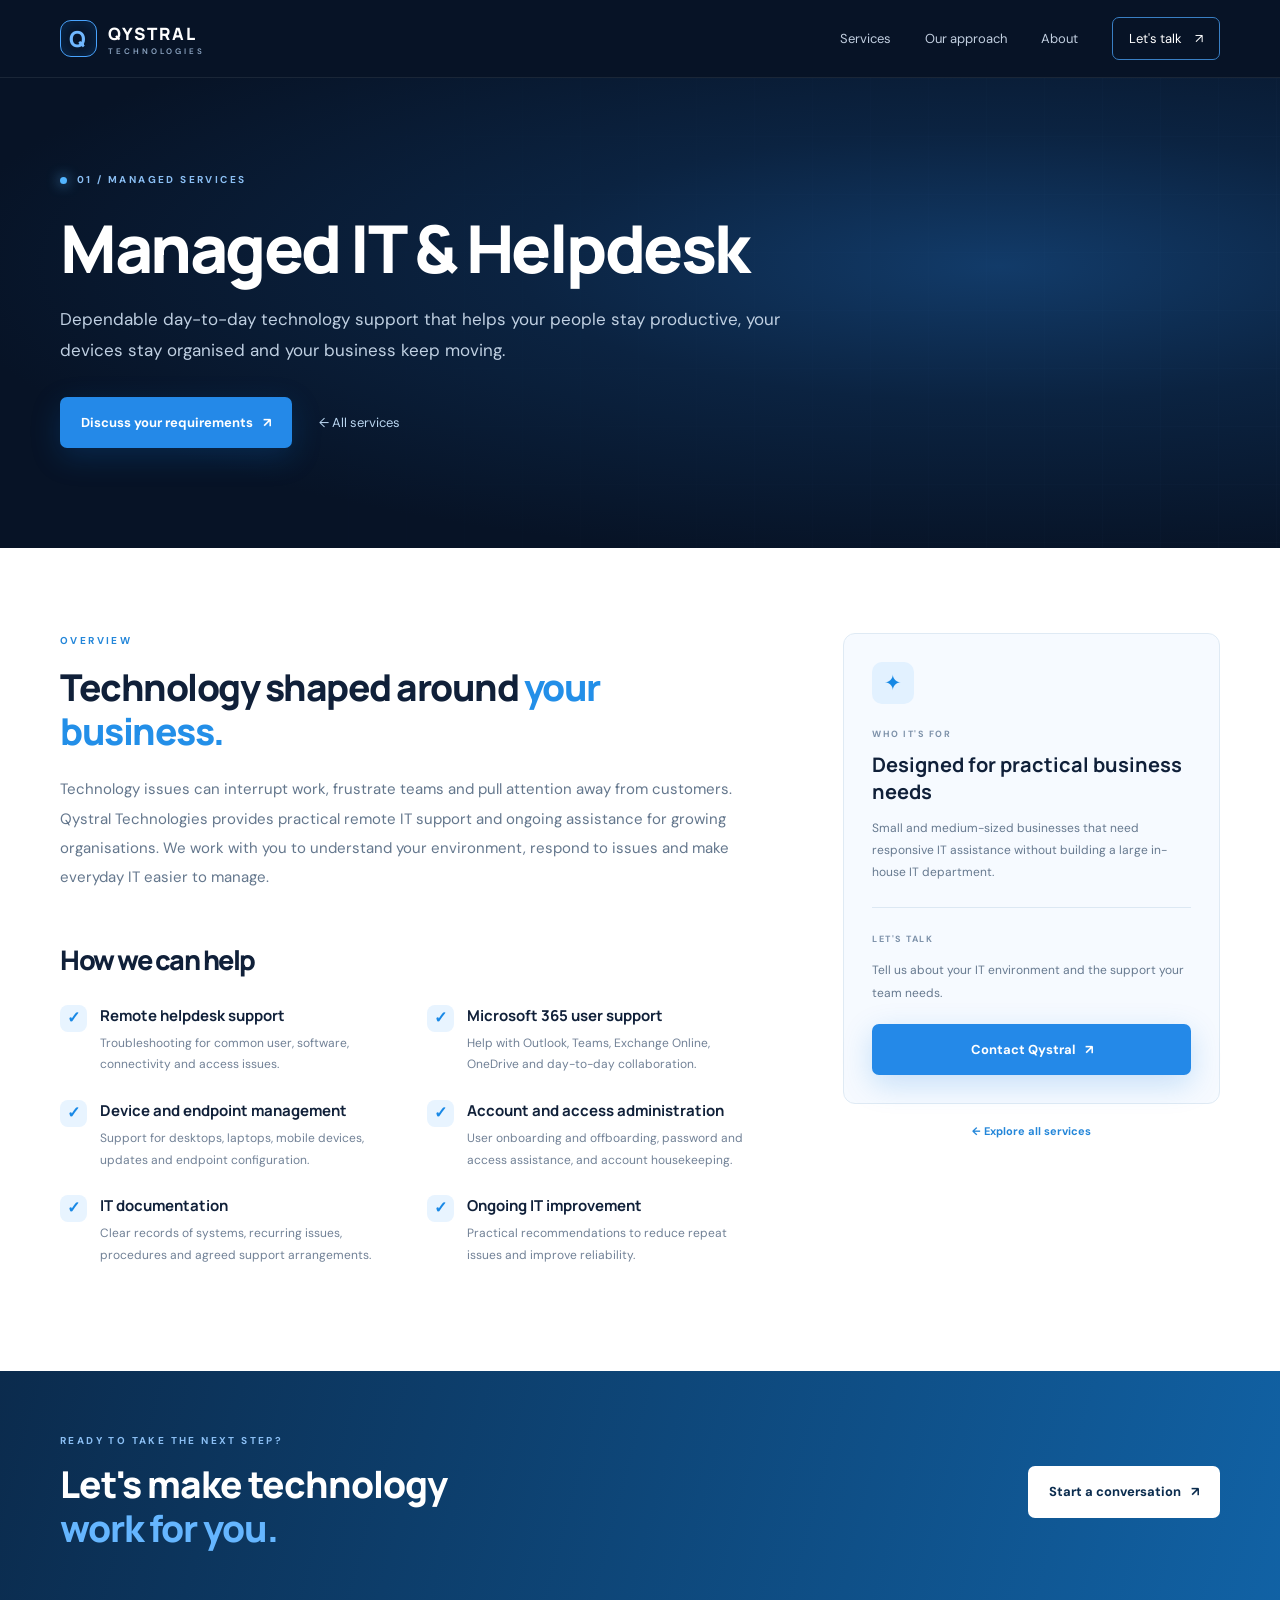
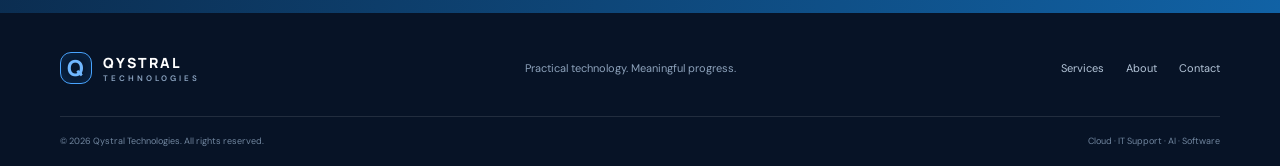
<file: managed-it-support.html>
<!doctype html>
<html lang="en"><head>
<meta charset="utf-8"><meta name="viewport" content="width=device-width, initial-scale=1">
<meta name="description" content="Managed IT & Helpdesk from Qystral Technologies. Dependable day-to-day technology support that helps your people stay productive, your devices stay organised and your business keep moving.">
<meta name="theme-color" content="#071326">
<title>Managed IT & Helpdesk | Qystral Technologies</title>
<link rel="preconnect" href="https://fonts.googleapis.com"><link rel="preconnect" href="https://fonts.gstatic.com" crossorigin>
<link href="https://fonts.googleapis.com/css2?family=DM+Sans:wght@400;500;600;700&family=Manrope:wght@400;500;600;700;800&display=swap" rel="stylesheet">
<link rel="stylesheet" href="styles.css"><link rel="stylesheet" href="service-pages.css">
</head><body>
<header class="site-header"><div class="container nav-wrap">
<a class="brand" href="index.html"><span class="brand-mark">Q</span><span>QYSTRAL<span class="brand-sub">TECHNOLOGIES</span></span></a>
<button class="menu-toggle" aria-label="Open navigation" aria-expanded="false">☰</button>
<nav class="nav-links" aria-label="Main navigation"><a href="index.html#services">Services</a><a href="our-approach.html">Our approach</a><a href="about.html">About</a><a href="contact.html" class="nav-cta">Let's talk <span>↗</span></a></nav>
</div></header>
<main>
<section class="service-hero"><div class="container service-hero-inner">
<div class="eyebrow"><span class="pulse"></span> 01 / MANAGED SERVICES</div>
<h1>Managed IT & Helpdesk</h1><p>Dependable day-to-day technology support that helps your people stay productive, your devices stay organised and your business keep moving.</p>
<div class="hero-actions"><a class="button button-primary" href="contact.html">Discuss your requirements <span>↗</span></a><a class="text-link" href="index.html#services">← All services</a></div>
</div></section>
<section class="section detail-section"><div class="container detail-layout">
<div class="detail-main"><div class="eyebrow blue-eyebrow">OVERVIEW</div><h2>Technology shaped around <span>your business.</span></h2><p class="detail-intro">Technology issues can interrupt work, frustrate teams and pull attention away from customers. Qystral Technologies provides practical remote IT support and ongoing assistance for growing organisations. We work with you to understand your environment, respond to issues and make everyday IT easier to manage.</p>
<h2 class="what-heading">How we can help</h2><div class="detail-list"><article class="detail-item"><span class="detail-check">✓</span><div><h3>Remote helpdesk support</h3><p>Troubleshooting for common user, software, connectivity and access issues.</p></div></article><article class="detail-item"><span class="detail-check">✓</span><div><h3>Microsoft 365 user support</h3><p>Help with Outlook, Teams, Exchange Online, OneDrive and day-to-day collaboration.</p></div></article><article class="detail-item"><span class="detail-check">✓</span><div><h3>Device and endpoint management</h3><p>Support for desktops, laptops, mobile devices, updates and endpoint configuration.</p></div></article><article class="detail-item"><span class="detail-check">✓</span><div><h3>Account and access administration</h3><p>User onboarding and offboarding, password and access assistance, and account housekeeping.</p></div></article><article class="detail-item"><span class="detail-check">✓</span><div><h3>IT documentation</h3><p>Clear records of systems, recurring issues, procedures and agreed support arrangements.</p></div></article><article class="detail-item"><span class="detail-check">✓</span><div><h3>Ongoing IT improvement</h3><p>Practical recommendations to reduce repeat issues and improve reliability.</p></div></article></div>
</div>
<aside class="detail-aside"><div class="aside-card"><div class="aside-icon">✦</div><div class="card-kicker">WHO IT'S FOR</div><h3>Designed for practical business needs</h3><p>Small and medium-sized businesses that need responsive IT assistance without building a large in-house IT department.</p><div class="aside-rule"></div><div class="card-kicker">LET'S TALK</div><p>Tell us about your IT environment and the support your team needs.</p><a class="button button-primary" href="contact.html">Contact Qystral <span>↗</span></a></div>
<div class="aside-back"><a href="index.html#services">← Explore all services</a></div></aside>
</div></section>
<section class="cta-band"><div class="container cta-inner"><div><div class="eyebrow">READY TO TAKE THE NEXT STEP?</div><h2>Let's make technology<br><span>work for you.</span></h2></div><a class="button button-light" href="contact.html">Start a conversation <span>↗</span></a></div></section>
</main>
<footer class="site-footer"><div class="container footer-main"><a class="brand footer-brand" href="index.html"><span class="brand-mark">Q</span><span>QYSTRAL<span class="brand-sub">TECHNOLOGIES</span></span></a><p>Practical technology. Meaningful progress.</p><div class="footer-links"><a href="index.html#services">Services</a><a href="about.html">About</a><a href="contact.html">Contact</a></div></div><div class="container footer-bottom"><span>© <span id="year"></span> Qystral Technologies. All rights reserved.</span><span>Cloud · IT Support · AI · Software</span></div></footer>
<script src="script.js"></script></body></html>
</file>
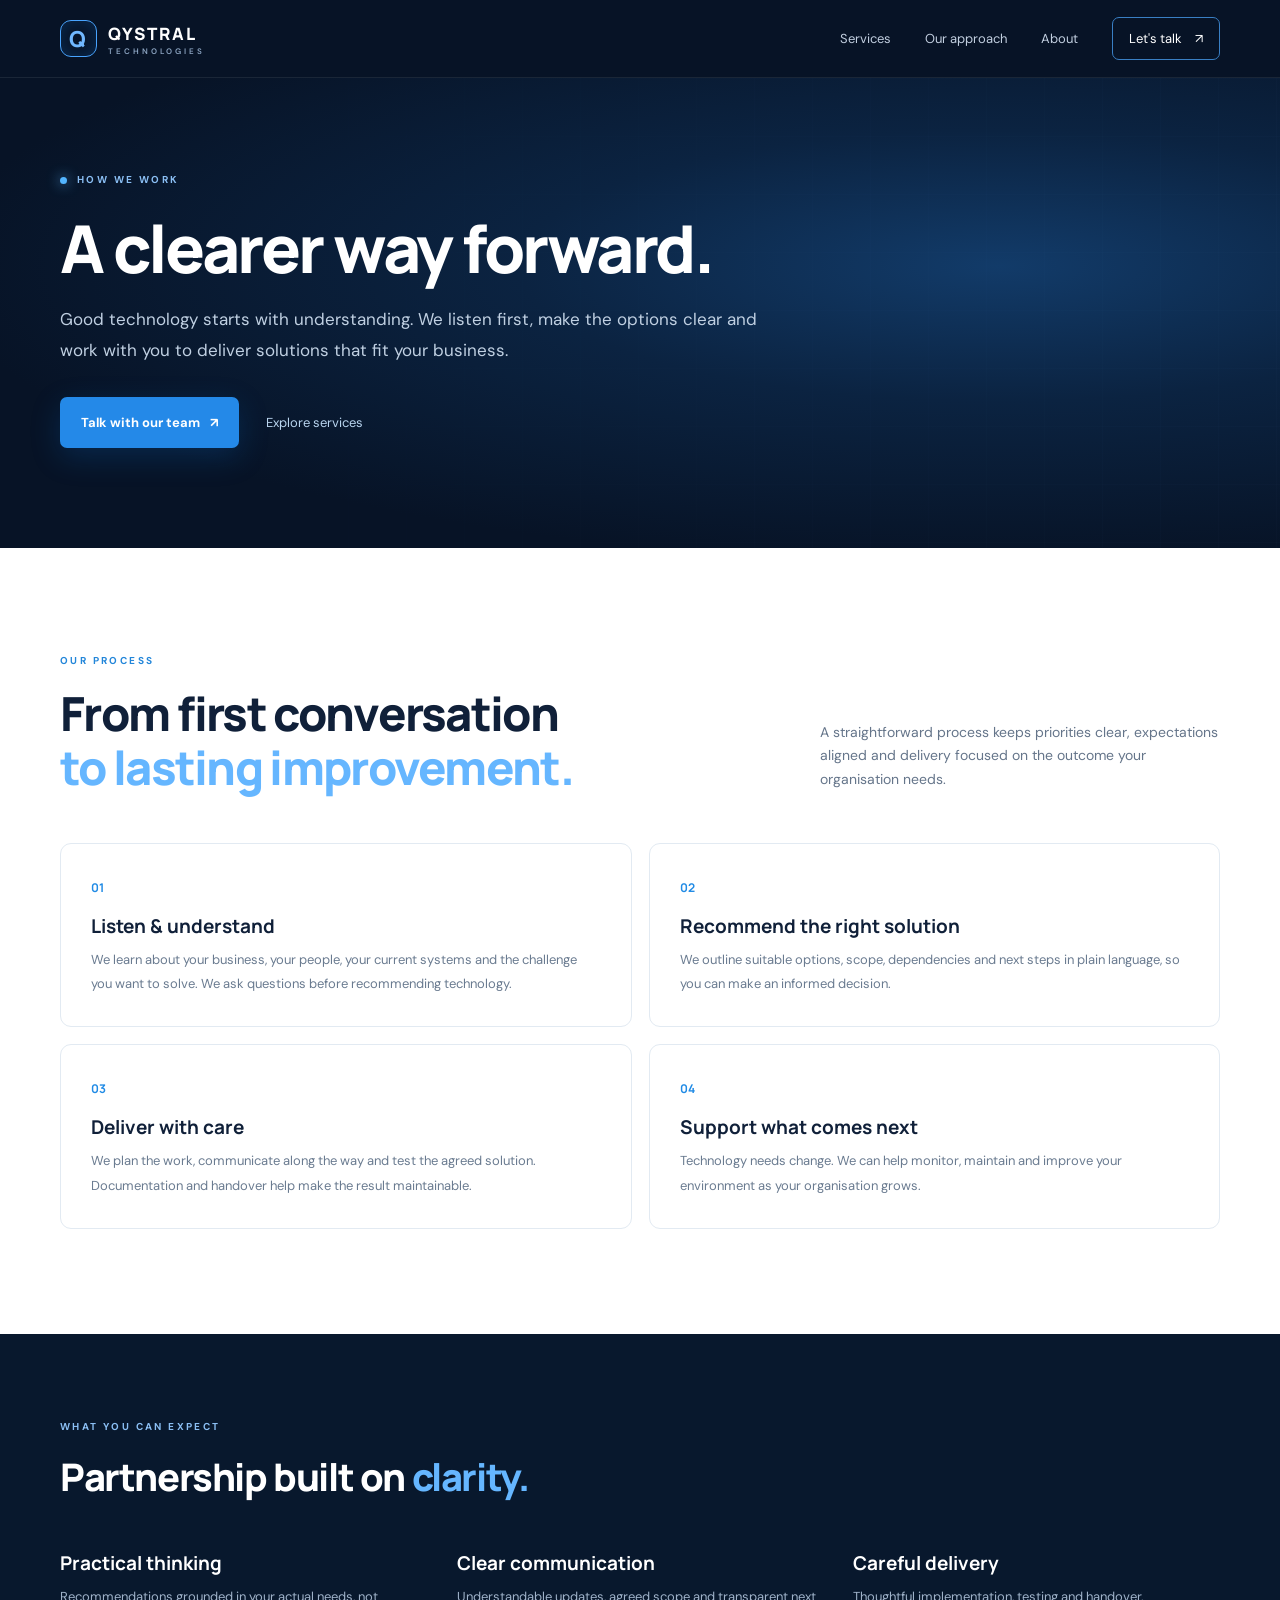
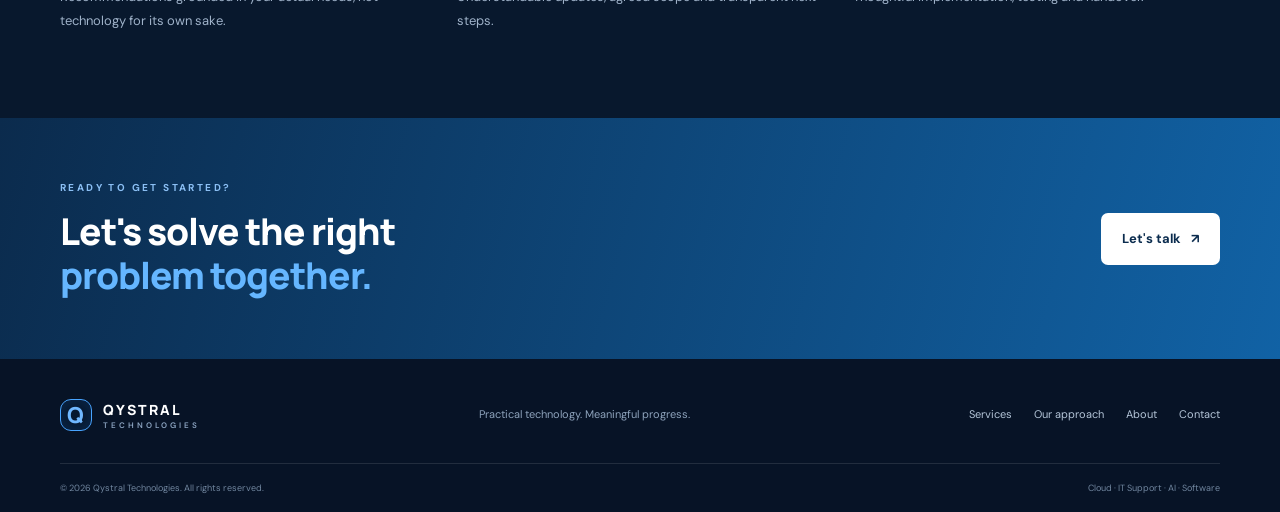
<file: our-approach.html>
<!doctype html><html lang="en"><head><meta charset="utf-8"><meta name="viewport" content="width=device-width, initial-scale=1">
<meta name="description" content="Discover the Qystral Technologies approach: understand, recommend, deliver and support."><meta name="theme-color" content="#071326"><title>Our Approach | Qystral Technologies</title>
<link rel="preconnect" href="https://fonts.googleapis.com"><link rel="preconnect" href="https://fonts.gstatic.com" crossorigin>
<link href="https://fonts.googleapis.com/css2?family=DM+Sans:wght@400;500;600;700&family=Manrope:wght@400;500;600;700;800&display=swap" rel="stylesheet">
<link rel="stylesheet" href="styles.css"><link rel="stylesheet" href="service-pages.css"><link rel="stylesheet" href="standalone-pages.css"></head><body><header class="site-header"><div class="container nav-wrap">
<a class="brand" href="index.html"><span class="brand-mark">Q</span><span>QYSTRAL<span class="brand-sub">TECHNOLOGIES</span></span></a>
<button class="menu-toggle" aria-label="Open navigation" aria-expanded="false">☰</button>
<nav class="nav-links" aria-label="Main navigation"><a href="index.html#services">Services</a><a href="our-approach.html">Our approach</a><a href="about.html">About</a><a href="contact.html" class="nav-cta">Let's talk <span>↗</span></a></nav>
</div></header>
<main><section class="service-hero"><div class="container service-hero-inner"><div class="eyebrow"><span class="pulse"></span> HOW WE WORK</div><h1>A clearer way forward.</h1><p>Good technology starts with understanding. We listen first, make the options clear and work with you to deliver solutions that fit your business.</p><div class="hero-actions"><a class="button button-primary" href="contact.html">Talk with our team <span>↗</span></a><a class="text-link" href="index.html#services">Explore services</a></div></div></section>
<section class="section"><div class="container"><div class="section-heading"><div><div class="eyebrow blue-eyebrow">OUR PROCESS</div><h2>From first conversation<br><span>to lasting improvement.</span></h2></div><p>A straightforward process keeps priorities clear, expectations aligned and delivery focused on the outcome your organisation needs.</p></div>
<div class="approach-page-grid">
<article class="approach-page-card"><b>01</b><h3>Listen & understand</h3><p>We learn about your business, your people, your current systems and the challenge you want to solve. We ask questions before recommending technology.</p></article>
<article class="approach-page-card"><b>02</b><h3>Recommend the right solution</h3><p>We outline suitable options, scope, dependencies and next steps in plain language, so you can make an informed decision.</p></article>
<article class="approach-page-card"><b>03</b><h3>Deliver with care</h3><p>We plan the work, communicate along the way and test the agreed solution. Documentation and handover help make the result maintainable.</p></article>
<article class="approach-page-card"><b>04</b><h3>Support what comes next</h3><p>Technology needs change. We can help monitor, maintain and improve your environment as your organisation grows.</p></article>
</div></div></section>
<section class="approach-values"><div class="container"><div class="eyebrow">WHAT YOU CAN EXPECT</div><h2>Partnership built on <span>clarity.</span></h2><div class="value-grid"><div><h3>Practical thinking</h3><p>Recommendations grounded in your actual needs, not technology for its own sake.</p></div><div><h3>Clear communication</h3><p>Understandable updates, agreed scope and transparent next steps.</p></div><div><h3>Careful delivery</h3><p>Thoughtful implementation, testing and handover.</p></div></div></div></section>
<section class="cta-band"><div class="container cta-inner"><div><div class="eyebrow">READY TO GET STARTED?</div><h2>Let's solve the right<br><span>problem together.</span></h2></div><a class="button button-light" href="contact.html">Let's talk <span>↗</span></a></div></section></main><footer class="site-footer"><div class="container footer-main"><a class="brand footer-brand" href="index.html"><span class="brand-mark">Q</span><span>QYSTRAL<span class="brand-sub">TECHNOLOGIES</span></span></a><p>Practical technology. Meaningful progress.</p><div class="footer-links"><a href="index.html#services">Services</a><a href="our-approach.html">Our approach</a><a href="about.html">About</a><a href="contact.html">Contact</a></div></div><div class="container footer-bottom"><span>© <span id="year"></span> Qystral Technologies. All rights reserved.</span><span>Cloud · IT Support · AI · Software</span></div></footer><script src="script.js"></script></body></html>
</file>
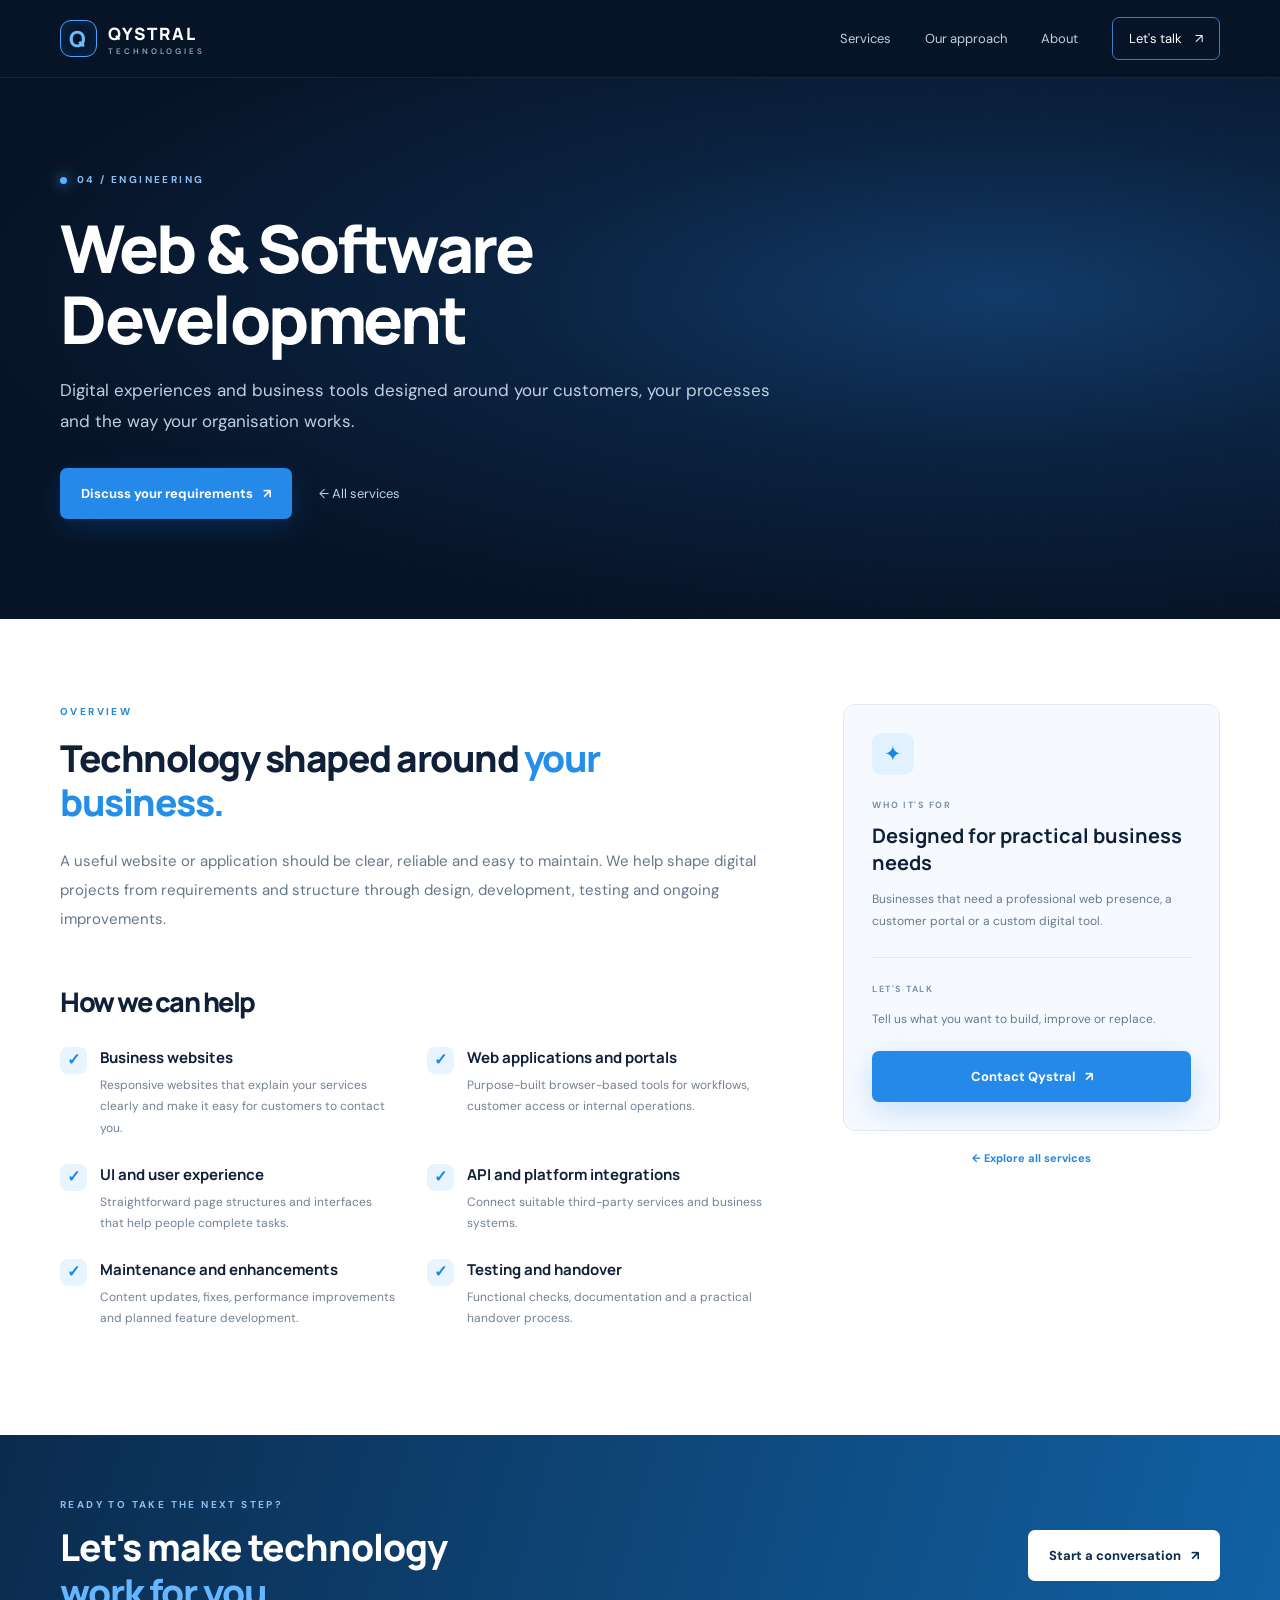
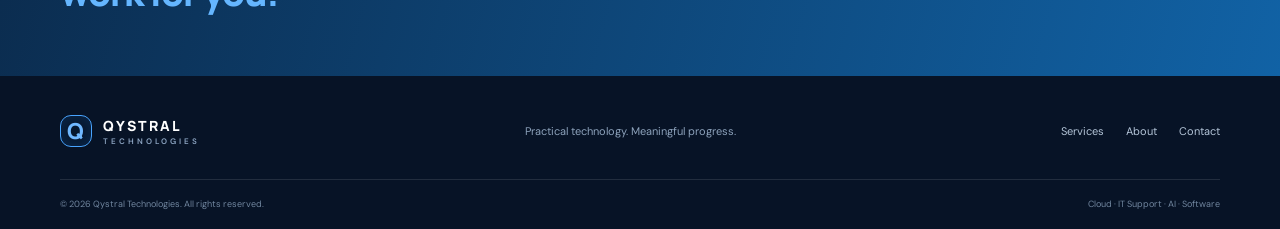
<file: web-software-development.html>
<!doctype html>
<html lang="en"><head>
<meta charset="utf-8"><meta name="viewport" content="width=device-width, initial-scale=1">
<meta name="description" content="Web & Software Development from Qystral Technologies. Digital experiences and business tools designed around your customers, your processes and the way your organisation works.">
<meta name="theme-color" content="#071326">
<title>Web & Software Development | Qystral Technologies</title>
<link rel="preconnect" href="https://fonts.googleapis.com"><link rel="preconnect" href="https://fonts.gstatic.com" crossorigin>
<link href="https://fonts.googleapis.com/css2?family=DM+Sans:wght@400;500;600;700&family=Manrope:wght@400;500;600;700;800&display=swap" rel="stylesheet">
<link rel="stylesheet" href="styles.css"><link rel="stylesheet" href="service-pages.css">
</head><body>
<header class="site-header"><div class="container nav-wrap">
<a class="brand" href="index.html"><span class="brand-mark">Q</span><span>QYSTRAL<span class="brand-sub">TECHNOLOGIES</span></span></a>
<button class="menu-toggle" aria-label="Open navigation" aria-expanded="false">☰</button>
<nav class="nav-links" aria-label="Main navigation"><a href="index.html#services">Services</a><a href="our-approach.html">Our approach</a><a href="about.html">About</a><a href="contact.html" class="nav-cta">Let's talk <span>↗</span></a></nav>
</div></header>
<main>
<section class="service-hero"><div class="container service-hero-inner">
<div class="eyebrow"><span class="pulse"></span> 04 / ENGINEERING</div>
<h1>Web & Software Development</h1><p>Digital experiences and business tools designed around your customers, your processes and the way your organisation works.</p>
<div class="hero-actions"><a class="button button-primary" href="contact.html">Discuss your requirements <span>↗</span></a><a class="text-link" href="index.html#services">← All services</a></div>
</div></section>
<section class="section detail-section"><div class="container detail-layout">
<div class="detail-main"><div class="eyebrow blue-eyebrow">OVERVIEW</div><h2>Technology shaped around <span>your business.</span></h2><p class="detail-intro">A useful website or application should be clear, reliable and easy to maintain. We help shape digital projects from requirements and structure through design, development, testing and ongoing improvements.</p>
<h2 class="what-heading">How we can help</h2><div class="detail-list"><article class="detail-item"><span class="detail-check">✓</span><div><h3>Business websites</h3><p>Responsive websites that explain your services clearly and make it easy for customers to contact you.</p></div></article><article class="detail-item"><span class="detail-check">✓</span><div><h3>Web applications and portals</h3><p>Purpose-built browser-based tools for workflows, customer access or internal operations.</p></div></article><article class="detail-item"><span class="detail-check">✓</span><div><h3>UI and user experience</h3><p>Straightforward page structures and interfaces that help people complete tasks.</p></div></article><article class="detail-item"><span class="detail-check">✓</span><div><h3>API and platform integrations</h3><p>Connect suitable third-party services and business systems.</p></div></article><article class="detail-item"><span class="detail-check">✓</span><div><h3>Maintenance and enhancements</h3><p>Content updates, fixes, performance improvements and planned feature development.</p></div></article><article class="detail-item"><span class="detail-check">✓</span><div><h3>Testing and handover</h3><p>Functional checks, documentation and a practical handover process.</p></div></article></div>
</div>
<aside class="detail-aside"><div class="aside-card"><div class="aside-icon">✦</div><div class="card-kicker">WHO IT'S FOR</div><h3>Designed for practical business needs</h3><p>Businesses that need a professional web presence, a customer portal or a custom digital tool.</p><div class="aside-rule"></div><div class="card-kicker">LET'S TALK</div><p>Tell us what you want to build, improve or replace.</p><a class="button button-primary" href="contact.html">Contact Qystral <span>↗</span></a></div>
<div class="aside-back"><a href="index.html#services">← Explore all services</a></div></aside>
</div></section>
<section class="cta-band"><div class="container cta-inner"><div><div class="eyebrow">READY TO TAKE THE NEXT STEP?</div><h2>Let's make technology<br><span>work for you.</span></h2></div><a class="button button-light" href="contact.html">Start a conversation <span>↗</span></a></div></section>
</main>
<footer class="site-footer"><div class="container footer-main"><a class="brand footer-brand" href="index.html"><span class="brand-mark">Q</span><span>QYSTRAL<span class="brand-sub">TECHNOLOGIES</span></span></a><p>Practical technology. Meaningful progress.</p><div class="footer-links"><a href="index.html#services">Services</a><a href="about.html">About</a><a href="contact.html">Contact</a></div></div><div class="container footer-bottom"><span>© <span id="year"></span> Qystral Technologies. All rights reserved.</span><span>Cloud · IT Support · AI · Software</span></div></footer>
<script src="script.js"></script></body></html>
</file>
<file: styles.css>
*{box-sizing:border-box}html{scroll-behavior:smooth;scroll-padding-top:86px}body{margin:0;background:#fff;color:#102039;font-family:"DM Sans",sans-serif;line-height:1.65}a{color:inherit;text-decoration:none}.container{width:min(1160px,calc(100% - 48px));margin:auto}.site-header{height:78px;background:#071326;color:#fff;border-bottom:1px solid #ffffff14;position:sticky;top:0;z-index:20}.nav-wrap{height:100%;display:flex;align-items:center;justify-content:space-between}.brand{display:flex;align-items:center;gap:11px;font:800 17px Manrope,sans-serif;letter-spacing:2px}.brand-mark{width:37px;height:37px;border:1px solid #48a4ff;border-radius:11px;display:grid;place-items:center;color:#70b8ff;font:800 22px Manrope;box-shadow:inset 0 0 18px #168bff33}.brand-sub{display:block;font:600 8px "DM Sans";letter-spacing:3px;color:#8ca4c1;margin-top:1px}.nav-links{display:flex;align-items:center;gap:34px;font-size:13px;color:#c2cfe0}.nav-links a:hover{color:#fff}.nav-cta{border:1px solid #397fc4;padding:10px 16px;border-radius:7px;color:#fff}.nav-cta span,.button span{margin-left:10px}.menu-toggle{display:none;background:none;border:0;color:#fff;font-size:25px}.hero{position:relative;overflow:hidden;background:radial-gradient(ellipse at 78% 42%,#123b69 0,#0b2341 29%,#071326 67%);color:white;min-height:630px}.hero-grid{position:absolute;inset:0;opacity:.15;background-image:linear-gradient(#8bbfff14 1px,transparent 1px),linear-gradient(90deg,#8bbfff14 1px,transparent 1px);background-size:58px 58px;mask-image:linear-gradient(90deg,transparent,#000)}.hero-inner{position:relative;display:grid;grid-template-columns:1.03fr .97fr;align-items:center;min-height:570px;gap:30px}.hero-copy{padding:68px 0 55px;max-width:600px}.eyebrow{font-size:10px;letter-spacing:2.4px;font-weight:700;color:#8bbff4;display:flex;align-items:center;gap:10px}.pulse,.caption-dot{width:7px;height:7px;background:#53b5ff;border-radius:50%;box-shadow:0 0 13px #53b5ff}.hero h1{font:800 clamp(43px,5.4vw,68px)/1.08 Manrope,sans-serif;letter-spacing:-2.8px;margin:25px 0 22px}.hero h1 span,.section-heading h2 span,.approach-layout h2 span,.about-copy h2 span,.contact-layout h2 span,.cta-inner h2 span{color:#65b6ff}.hero-lead{max-width:540px;color:#bdcce0;font-size:16px;line-height:1.85}.hero-actions{display:flex;align-items:center;gap:27px;margin-top:33px}.button{display:inline-flex;align-items:center;justify-content:center;border-radius:7px;padding:14px 20px;font-size:13px;font-weight:700;transition:.2s;border:1px solid transparent}.button-primary{background:#2489e8;color:#fff;box-shadow:0 9px 30px #0878df35}.button-primary:hover{background:#46a3ff;transform:translateY(-2px)}.text-link{font-size:13px;color:#d7e5f5}.text-link span{margin-left:8px;color:#68b7ff}.hero-note{margin-top:50px;color:#91a6c1;font-size:11px;display:flex;align-items:center;gap:12px}.note-line{height:1px;width:28px;background:#3d8cd2}.hero-art{height:440px;position:relative;display:grid;place-items:center}.orbit{position:absolute;border:1px solid #5eafff35;border-radius:50%;transform:rotate(-25deg)}.orbit-one{width:380px;height:250px}.orbit-two{width:460px;height:330px;transform:rotate(35deg);border-color:#5eafff24}.core{width:150px;height:150px;border:1px solid #69b9ff8c;border-radius:38px;display:grid;place-items:center;transform:rotate(45deg);background:linear-gradient(145deg,#1c5487aa,#08182c);box-shadow:0 0 80px #168bff33,inset 0 0 35px #4caaff25}.core-inner{transform:rotate(-45deg);font:800 76px Manrope;color:#a7d7ff;text-shadow:0 0 28px #42aaff}.node{position:absolute;min-width:105px;padding:12px 14px;border:1px solid #6cb5f94d;background:#0b2342d9;border-radius:10px;box-shadow:0 10px 35px #0003;text-align:center}.node b{display:block;color:#78c1ff;font-size:23px}.node small{font-size:8px;letter-spacing:1.5px;color:#b7cce4}.node-a{top:43px;left:48%}.node-b{right:0;top:45%}.node-c{bottom:34px;left:42%}.node-d{left:0;top:47%}.art-caption{position:absolute;bottom:0;font-size:10px;color:#8ca9c9;display:flex;align-items:center;gap:9px}.hero-bottom{position:relative;display:flex;align-items:center;gap:18px;padding:0 0 25px;color:#8198b6;font-size:9px;letter-spacing:1.8px}.hero-bottom-line{height:1px;background:#ffffff24;flex:1}.trust-strip{background:#f4f8fc;border-bottom:1px solid #e7eef6}.strip-inner{min-height:77px;display:flex;align-items:center;justify-content:space-between;gap:20px}.strip-inner>span{font-size:9px;letter-spacing:1.8px;font-weight:700;color:#61748d}.strip-inner div{font-size:10px;font-weight:700;letter-spacing:1px;color:#34516f}.strip-inner i{color:#3a9af2;font-style:normal;padding:0 13px}.section{padding:105px 0}.section-heading{display:flex;justify-content:space-between;align-items:end;gap:50px;margin-bottom:48px}.blue-eyebrow{color:#2386d9}.section-heading h2,.approach-layout h2,.about-copy h2,.contact-layout h2{font:800 clamp(34px,4vw,47px)/1.16 Manrope,sans-serif;letter-spacing:-1.7px;margin:16px 0 0}.section-heading>p{max-width:400px;color:#65758a;font-size:14px;margin:0 0 4px}.service-grid{display:grid;grid-template-columns:repeat(3,1fr);gap:16px}.service-card{padding:29px 27px 25px;border:1px solid #e4ebf3;border-radius:11px;min-height:340px;transition:.25s;background:#fff}.service-card:hover{transform:translateY(-5px);box-shadow:0 18px 45px #17385d12;border-color:#b7d9f7}.service-card{cursor:pointer}.service-card:focus-visible{outline:3px solid #2489e8;outline-offset:4px}.service-card.featured{background:#f5faff;border-color:#d7eafd}.service-icon{width:44px;height:44px;border-radius:10px;display:grid;place-items:center;background:#e6f3ff;color:#1887e6;font-size:23px;margin-bottom:22px}.card-kicker{font-size:9px;color:#7d91a9;letter-spacing:1.5px;font-weight:700}.service-card h3{font:700 19px Manrope;margin:8px 0 10px;letter-spacing:-.4px}.service-card p{font-size:12px;color:#66788d;line-height:1.75;min-height:63px;margin:0}.service-card ul{list-style:none;padding:13px 0 0;margin:0;border-top:1px solid #e9eff5}.service-card li{font-size:11px;color:#52677e;padding:4px 0}.service-card li:before{content:"✓";color:#238de8;margin-right:8px}.card-link{display:inline-block;margin-top:18px;font-size:11px;font-weight:700;color:#1682d9}.card-link span{margin-left:7px}.approach-section{background:#08182d;color:#fff;padding:100px 0}.approach-layout{display:grid;grid-template-columns:.9fr 1.1fr;gap:100px}.approach-layout h2{margin-bottom:22px}.muted{color:#71839a;font-size:14px;line-height:1.9}.approach-layout .muted{color:#a3b5ca;max-width:430px;margin-bottom:30px}.button-outline{border-color:#4b83b7;color:#fff}.button-outline:hover{background:#14365a}.steps{border-top:1px solid #ffffff24}.step{display:grid;grid-template-columns:48px 1fr;gap:20px;padding:24px 0;border-bottom:1px solid #ffffff24}.step>span{font:700 13px Manrope;color:#59b4ff;padding-top:4px}.step h3{font:700 17px Manrope;margin:0 0 6px}.step p{font-size:12px;color:#a2b4ca;margin:0;line-height:1.8}.about-layout{display:grid;grid-template-columns:1fr 1fr;align-items:center;gap:90px}.about-visual{min-height:370px;position:relative;display:grid;place-items:center;background:radial-gradient(circle at 50% 50%,#e5f3ff,#f4f8fc 60%,#fff)}.visual-glow{position:absolute;width:280px;height:280px;border-radius:50%;background:#69b9ff35;filter:blur(45px)}.visual-panel{position:relative;width:82%;min-height:280px;padding:32px;background:linear-gradient(145deg,#102d50,#071326);border:1px solid #31608c;border-radius:13px;color:#fff;box-shadow:0 25px 55px #09274b30}.visual-label{font-size:9px;letter-spacing:2px;color:#8bbff4}.visual-big{font:800 43px/1.12 Manrope;letter-spacing:-2px;margin-top:42px}.visual-big em{font-style:normal;color:#69baff}.visual-rule{height:1px;background:#ffffff2b;margin:31px 0 15px}.visual-foot{display:flex;justify-content:space-between;font-size:7px;letter-spacing:1px;color:#a8bfd8}.about-copy h2{margin-bottom:22px}.about-copy>p{color:#68798e;font-size:13px;line-height:1.9}.values{display:flex;gap:30px;margin-top:32px}.values div{display:flex;flex-direction:column;gap:7px}.values b{font:700 11px Manrope;color:#1688e4}.values span{font-size:10px;line-height:1.5;color:#40566f;font-weight:700}.cta-band{background:linear-gradient(105deg,#0b2b4d,#1162a5);color:#fff;padding:62px 0}.cta-inner{display:flex;justify-content:space-between;align-items:center;gap:30px}.cta-inner h2{font:800 37px/1.2 Manrope;letter-spacing:-1px;margin:12px 0 0}.button-light{background:#fff;color:#0b2c4e}.button-light:hover{background:#e8f4ff;transform:translateY(-2px)}.contact-layout{display:grid;grid-template-columns:.85fr 1.15fr;gap:100px}.contact-layout h2{margin-bottom:20px}.contact-details{margin-top:38px;display:grid;gap:20px}.contact-details>a,.contact-details>div{display:flex;align-items:center;gap:14px;font-size:12px;color:#263e59}.detail-icon{width:40px;height:40px;display:grid;place-items:center;border-radius:9px;background:#eaf5ff;color:#1688e4;font-size:17px}.contact-details small{display:block;color:#8a9bad;font-size:8px;letter-spacing:1.5px;font-weight:700;margin-bottom:3px}.contact-form{background:#f6f9fc;border:1px solid #e6edf4;border-radius:12px;padding:32px;display:grid;gap:15px}.form-heading{display:flex;justify-content:space-between;align-items:baseline;margin-bottom:5px}.form-heading h3{font:700 19px Manrope;margin:0}.form-heading p,.form-note{font-size:10px;color:#8291a3}.contact-form label{display:grid;gap:6px;font-size:10px;font-weight:700;color:#52677f}.contact-form input,.contact-form select,.contact-form textarea{width:100%;border:1px solid #dce5ee;border-radius:6px;padding:12px 13px;background:#fff;font:12px "DM Sans";color:#172c45;outline:none}.contact-form input:focus,.contact-form select:focus,.contact-form textarea:focus{border-color:#3296e8;box-shadow:0 0 0 3px #3296e81a}.contact-form textarea{resize:vertical}.submit-button{width:100%;cursor:pointer}.form-note{margin:0;text-align:center}.site-footer{background:#071326;color:#fff;padding:35px 0 0}.footer-main{display:flex;align-items:center;justify-content:space-between;padding-bottom:28px}.footer-main>p{font-size:11px;color:#8da2bb}.footer-links{display:flex;gap:22px;font-size:11px;color:#b4c5d8}.footer-bottom{border-top:1px solid #ffffff1c;display:flex;justify-content:space-between;padding:17px 0;color:#71869f;font-size:9px}.footer-brand{font-size:14px}.footer-brand .brand-mark{width:32px;height:32px}
@media(max-width:900px){.hero-inner{grid-template-columns:1fr .8fr}.hero-art{transform:scale(.8);margin-left:-30px}.approach-layout,.about-layout{gap:45px}.contact-layout{gap:45px}.service-card{padding:23px 20px}.strip-inner div{font-size:8px}.strip-inner i{padding:0 6px}}
@media(max-width:680px){.container{width:min(100% - 36px,520px)}.site-header{height:68px}.menu-toggle{display:block}.nav-links{display:none;position:absolute;top:68px;left:0;right:0;background:#08182d;padding:20px 24px 25px;flex-direction:column;align-items:stretch;gap:18px;border-top:1px solid #ffffff20}.nav-links.open{display:flex}.nav-cta{text-align:center}.hero-inner{display:block;min-height:0}.hero-copy{padding:76px 0 20px}.hero h1{font-size:47px}.hero-lead{font-size:14px}.hero-art{height:330px;transform:scale(.78);margin:-10px auto 0;width:100%}.hero-bottom{font-size:7px;gap:9px}.trust-strip .strip-inner{display:block;padding:18px 0;text-align:center}.strip-inner>span{display:block;margin-bottom:8px}.strip-inner div{font-size:7px}.section{padding:75px 0}.section-heading{display:block}.section-heading>p{margin-top:18px}.section-heading h2,.approach-layout h2,.about-copy h2,.contact-layout h2{font-size:35px}.service-grid{grid-template-columns:1fr}.service-card{min-height:0}.service-card p{min-height:0}.approach-layout,.about-layout,.contact-layout{grid-template-columns:1fr;gap:40px}.approach-section{padding:75px 0}.about-visual{min-height:320px;order:2}.about-copy{order:1}.cta-inner{display:block}.cta-inner h2{font-size:33px}.cta-inner .button{margin-top:25px}.contact-form{padding:23px 18px}.form-heading{display:block}.footer-main{align-items:flex-start;flex-direction:column;gap:15px}.footer-main>p{margin:0}.footer-links{gap:18px}.footer-bottom{gap:12px;flex-direction:column}.values{gap:20px}}
</file>
<file: service-pages.css>
.service-hero{background:radial-gradient(ellipse at 78% 40%,#123b69 0,#0b2341 34%,#071326 75%);color:#fff;position:relative;overflow:hidden}.service-hero:after{content:"";position:absolute;inset:0;opacity:.13;background-image:linear-gradient(#8bbfff20 1px,transparent 1px),linear-gradient(90deg,#8bbfff20 1px,transparent 1px);background-size:58px 58px;mask-image:linear-gradient(90deg,transparent,#000)}.service-hero-inner{position:relative;z-index:1;padding:94px 0 100px;max-width:1160px}.service-hero h1{font:800 clamp(42px,6vw,66px)/1.08 Manrope,sans-serif;letter-spacing:-2.5px;max-width:800px;margin:24px 0 20px}.service-hero-inner>p{max-width:720px;color:#c0d0e2;font-size:17px;line-height:1.85}.service-hero .hero-actions{margin-top:30px}.service-hero .text-link{color:#b9d5ef}.detail-section{padding-top:85px}.detail-layout{display:grid;grid-template-columns:1.4fr .75fr;gap:80px;align-items:start}.detail-main>h2{font:800 37px/1.2 Manrope;letter-spacing:-1.5px;margin:15px 0 22px}.detail-main>h2 span{color:#238fe8}.detail-intro{font-size:15px;line-height:1.95;color:#64778d;max-width:720px}.what-heading{margin-top:52px!important;font-size:27px!important}.detail-list{display:grid;grid-template-columns:1fr 1fr;gap:24px 30px;margin-top:28px}.detail-item{display:flex;gap:13px}.detail-check{flex:0 0 27px;width:27px;height:27px;border-radius:8px;background:#e8f4ff;color:#1888e6;display:grid;place-items:center;font-weight:700}.detail-item h3{font:700 15px Manrope;margin:0 0 7px}.detail-item p{font-size:12px;line-height:1.8;color:#718196;margin:0}.detail-aside{position:sticky;top:105px}.aside-card{border:1px solid #dfeaf4;background:#f6faff;border-radius:12px;padding:28px}.aside-icon{width:42px;height:42px;display:grid;place-items:center;border-radius:10px;background:#e2f1ff;color:#1688e4;font-size:21px;margin-bottom:23px}.aside-card h3{font:700 20px/1.35 Manrope;margin:9px 0 12px}.aside-card p{font-size:12px;line-height:1.85;color:#66798f}.aside-rule{height:1px;background:#dce8f3;margin:24px 0}.aside-card .button{margin-top:8px;width:100%}.aside-back{margin-top:18px;text-align:center;font-size:11px;font-weight:700;color:#2386d9}.service-card h3 a:hover{color:#1688e4}
@media(max-width:800px){.detail-layout{grid-template-columns:1fr;gap:40px}.detail-aside{position:static}.detail-list{grid-template-columns:1fr 1fr}}
@media(max-width:580px){.service-hero-inner{padding:72px 0}.service-hero h1{font-size:43px}.service-hero-inner>p{font-size:14px}.detail-section{padding:65px 0}.detail-main>h2{font-size:31px}.detail-list{grid-template-columns:1fr}.aside-card{padding:23px}}
</file>
<file: standalone-pages.css>
.approach-page-grid{display:grid;grid-template-columns:repeat(2,1fr);gap:17px;margin-top:45px}.approach-page-card{border:1px solid #e2eaf2;border-radius:11px;padding:30px;background:#fff}.approach-page-card>b,.value-grid b{font:700 12px Manrope;color:#218be5}.approach-page-card h3,.value-grid h3{font:700 19px Manrope;margin:13px 0 9px}.approach-page-card p,.value-grid p{font-size:13px;line-height:1.85;color:#6a7b90;margin:0}.approach-values,.about-principles{background:#08182d;color:#fff;padding:85px 0}.approach-values h2,.about-principles h2{font:800 38px Manrope;letter-spacing:-1.4px;margin:15px 0 35px}.approach-values h2 span,.about-principles h2 span,.about-promise h3 span,.about-page-layout h2 span{color:#65b6ff}.value-grid{display:grid;grid-template-columns:repeat(3,1fr);gap:30px}.value-grid h3{color:#fff}.value-grid p{color:#9fb2c9}.about-page-layout{display:grid;grid-template-columns:1.15fr .85fr;gap:85px;align-items:center}.about-page-layout h2,.contact-page-layout h2{font:800 39px/1.2 Manrope;letter-spacing:-1.6px;margin:15px 0 20px}.about-page-layout p{font-size:14px;line-height:1.95;color:#687b91}.about-promise{padding:38px;border-radius:13px;background:linear-gradient(145deg,#102d50,#071326);border:1px solid #2a5d8c;color:#fff;box-shadow:0 25px 55px #09274b20}.promise-mark{width:54px;height:54px;border:1px solid #69b9ff;border-radius:14px;display:grid;place-items:center;color:#8bcaff;font:800 30px Manrope;margin-bottom:35px}.about-promise h3{font:800 29px/1.25 Manrope;margin:12px 0}.about-promise p{color:#adc0d6;font-size:13px;line-height:1.8}.contact-page-layout{display:grid;grid-template-columns:.85fr 1.15fr;gap:85px;align-items:start}.contact-page-layout h2{margin-bottom:18px}.contact-assurance{margin-top:35px;border-left:3px solid #3197e8;padding:3px 0 3px 17px}.contact-assurance b{font:700 13px Manrope}.contact-assurance p{font-size:12px;line-height:1.8;color:#718196}.footer-links{flex-wrap:wrap}@media(max-width:760px){.about-page-layout,.contact-page-layout{grid-template-columns:1fr;gap:38px}.value-grid{grid-template-columns:1fr;gap:24px}.approach-page-grid{grid-template-columns:1fr}.about-page-layout h2,.contact-page-layout h2,.approach-values h2,.about-principles h2{font-size:32px}}
</file>
